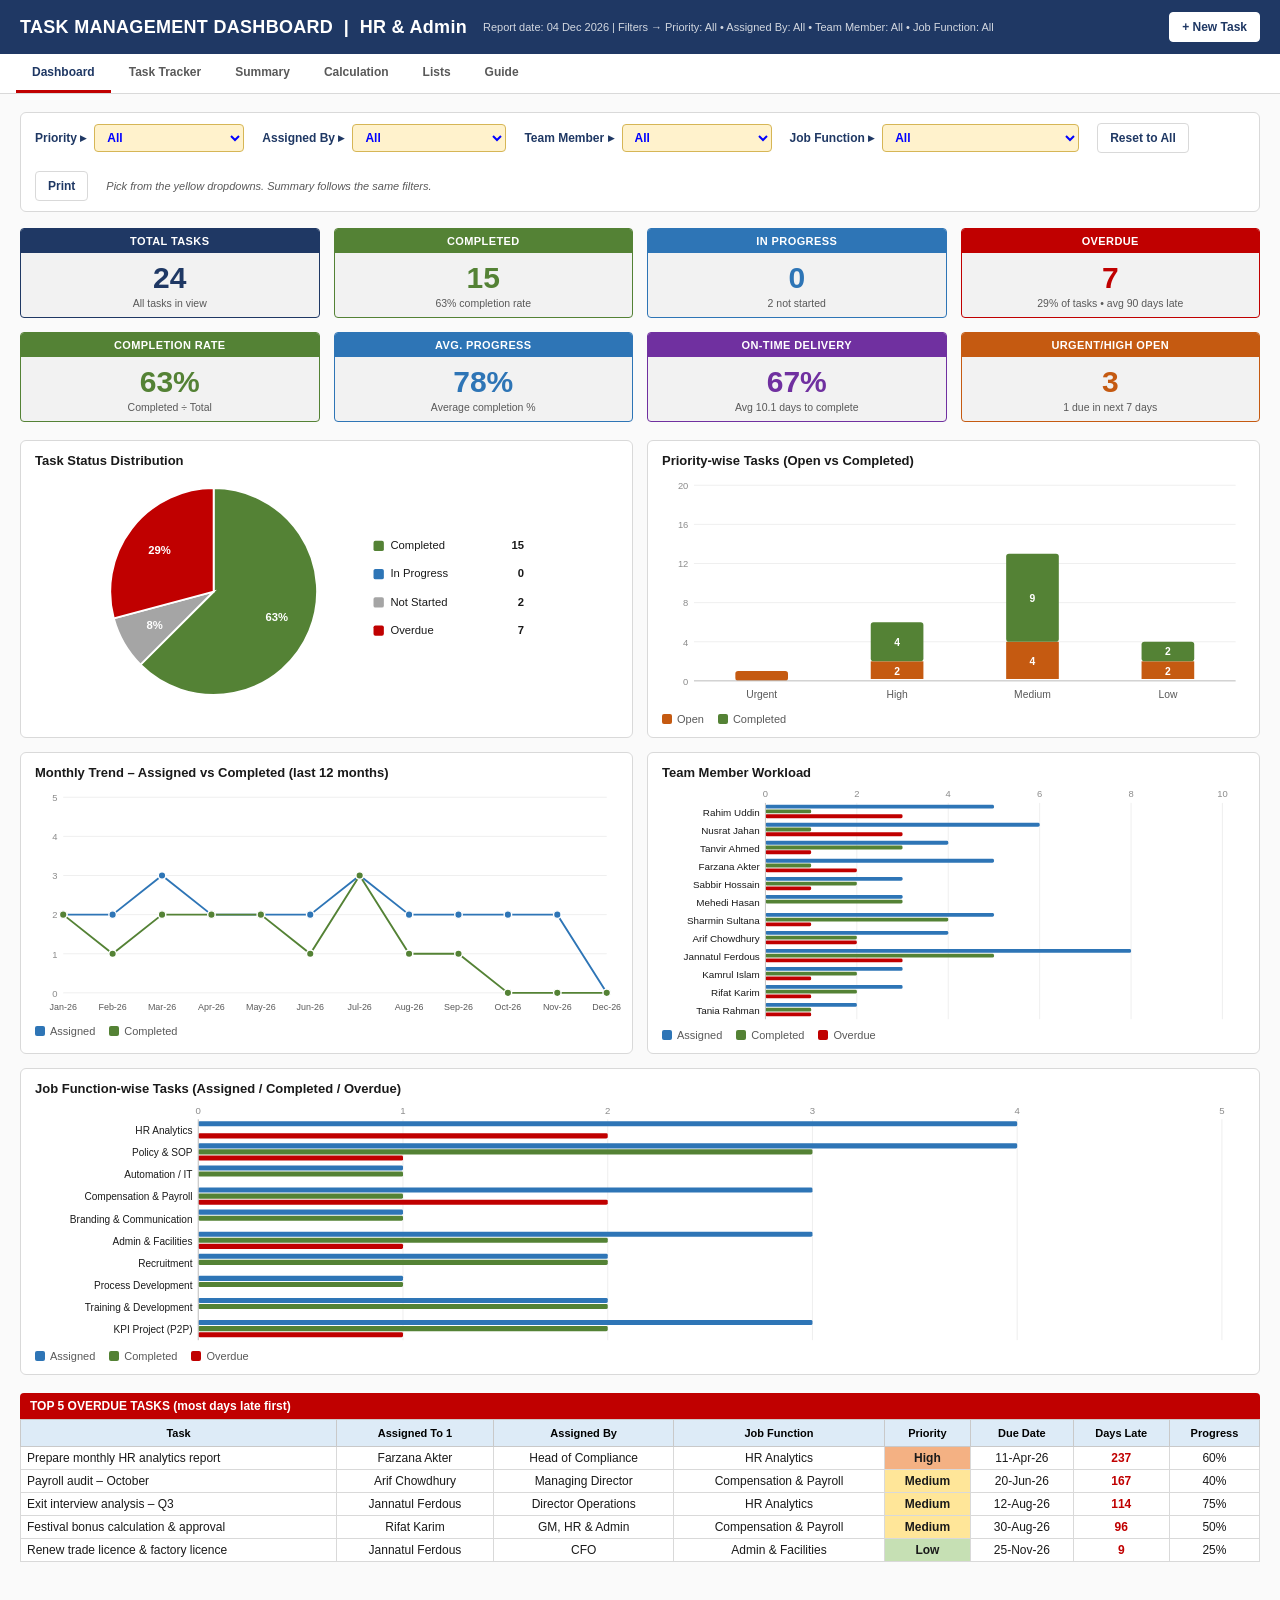
<file: HR_Task_Tracker_Dashboard_1.11.26_1.html>
<!DOCTYPE html>
<html lang="en">
<head>
<meta charset="utf-8">
<meta name="viewport" content="width=device-width, initial-scale=1">
<title>HR Task Tracker &amp; Dashboard</title>
<style>
:root{--navy:#1F3864;--blue:#2E75B6;--green:#548235;--red:#C00000;--orange:#C55A11;--purple:#7030A0;--grey:#F2F2F2;--light:#DDEBF7;--yel:#FFF2CC;--line:#D9D9D9;--ink:#1a1a1a;--ink2:#595959;--ink3:#8c8c8c}
*{box-sizing:border-box}
body{margin:0;font-family:Arial,Helvetica,sans-serif;color:var(--ink);background:#fafafa;font-size:13px}
header{background:var(--navy);color:#fff;padding:12px 20px;display:flex;align-items:center;gap:16px;flex-wrap:wrap}
header h1{font-size:18px;margin:0;font-weight:700;letter-spacing:.3px}
header .sub{font-size:11px;opacity:.8}
nav{display:flex;gap:2px;background:#fff;border-bottom:1px solid var(--line);padding:0 16px;position:sticky;top:0;z-index:20;overflow-x:auto}
nav a{padding:11px 16px;text-decoration:none;color:var(--ink2);font-weight:700;font-size:12px;border-bottom:3px solid transparent;white-space:nowrap}
nav a.on{color:var(--navy);border-bottom-color:var(--c,var(--navy))}
main{padding:18px 20px 40px;max-width:1400px;margin:0 auto}
section{display:none}section.on{display:block}
h2{font-size:15px;color:var(--navy);margin:0 0 4px}
.note{font-size:11px;color:var(--ink2);font-style:italic;margin:0 0 14px}
.bar{display:flex;gap:10px;align-items:center;flex-wrap:wrap;margin-bottom:14px}
.btn{font:inherit;font-size:12px;font-weight:700;border:1px solid var(--line);background:#fff;color:var(--navy);padding:7px 12px;border-radius:4px;cursor:pointer}
.btn:hover{background:var(--light)}.btn.pri{background:var(--navy);color:#fff;border-color:var(--navy)}.btn.danger{color:var(--red)}
.filters{display:flex;gap:18px;flex-wrap:wrap;align-items:center;background:#fff;border:1px solid var(--line);padding:10px 14px;border-radius:6px;margin-bottom:16px}
.filters label{font-weight:700;color:var(--navy);font-size:12px;display:flex;gap:8px;align-items:center}
select,input{font:inherit;font-size:12px}
.filters select{background:var(--yel);border:1px solid #d6b656;padding:5px 8px;border-radius:4px;color:#0000FF;font-weight:700;min-width:150px}
.kpis{display:grid;grid-template-columns:repeat(4,1fr);gap:14px;margin-bottom:18px}
.kpi{background:var(--grey);border:1px solid var(--k);border-radius:4px;overflow:hidden;text-align:center}
.kpi .l{background:var(--k);color:#fff;font-weight:700;font-size:11px;padding:6px;letter-spacing:.4px}
.kpi .v{font-size:30px;font-weight:700;color:var(--k);padding:8px 0 2px;font-variant-numeric:tabular-nums}
.kpi .s{font-size:10.5px;color:var(--ink2);padding:0 6px 8px}
.charts{display:grid;grid-template-columns:1fr 1fr;gap:14px;margin-bottom:18px}
.card{background:#fff;border:1px solid var(--line);border-radius:6px;padding:12px 14px}
.card h3{margin:0 0 6px;font-size:13px;color:var(--ink)}
.legend{display:flex;gap:14px;flex-wrap:wrap;font-size:11px;color:var(--ink2);margin-top:4px}
.legend i{display:inline-block;width:10px;height:10px;border-radius:2px;margin-right:5px;vertical-align:-1px}
svg{display:block;width:100%;height:auto;overflow:visible}
svg text{font-family:Arial,Helvetica,sans-serif}
#tip{position:fixed;pointer-events:none;background:#fff;border:1px solid var(--line);box-shadow:0 4px 14px rgba(0,0,0,.12);border-radius:4px;padding:7px 9px;font-size:11.5px;display:none;z-index:50;min-width:110px}
#tip b{display:block;margin-bottom:3px}#tip .r{display:flex;justify-content:space-between;gap:14px}#tip i{display:inline-block;width:8px;height:8px;border-radius:2px;margin-right:5px}
table{border-collapse:collapse;width:100%;background:#fff}
th{background:var(--navy);color:#fff;font-size:11px;padding:7px 6px;border:1px solid #c9c9c9;text-align:center;position:sticky;top:0;z-index:2}
td{border:1px solid #d9d9d9;padding:4px 6px;font-size:12px;text-align:center;font-variant-numeric:tabular-nums}
td.l{text-align:left}
table.sm th{background:var(--blue)}
.wrap{overflow:auto;max-height:70vh;border:1px solid var(--line);border-radius:4px}
.tt{table-layout:fixed;min-width:1900px}.tt td{padding:0}.tt td input,.tt td select{width:100%;border:0;background:transparent;padding:6px 5px;color:#0000FF;outline:none}
.tt td input:focus,.tt td select:focus{background:#FFFBEA;box-shadow:inset 0 0 0 2px var(--blue)}
.tt td.f{background:var(--grey);color:#000;padding:4px 6px;font-weight:700}
.rd-neg{background:#F8CBAD!important;color:#9C0006!important}.rd-amb{background:#FFE699!important}.rd-done{background:#C6EFCE!important;color:#006100!important}
.p-Urgent{background:#C00000!important;color:#fff!important;font-weight:700}.p-High{background:#F4B183!important;font-weight:700}.p-Medium{background:#FFE699!important;font-weight:700}.p-Low{background:#C6E0B4!important;font-weight:700}
.tt td.p-Urgent select{color:#fff}
.pctcell{position:relative}.pctcell .db{position:absolute;left:0;top:3px;bottom:3px;background:#9DC3E6;opacity:.6;pointer-events:none}
.del{border:0;background:none;color:var(--ink3);cursor:pointer;font-size:14px;padding:4px 8px}.del:hover{color:var(--red)}
.sec{background:var(--navy);color:#fff;font-weight:700;padding:6px 10px;font-size:12px;margin:18px 0 0;border-radius:4px 4px 0 0}
.grid2{display:grid;grid-template-columns:1fr 1fr;gap:18px}
.tot td{font-weight:700;background:var(--grey)}
.cm{font-size:11px;font-style:italic}.bad{color:var(--red);font-weight:700}.good{color:var(--green);font-weight:700}
.minibar{height:10px;background:#E2EFDA;border-radius:2px;position:relative;min-width:60px}.minibar span{position:absolute;left:0;top:0;bottom:0;background:#70AD47;border-radius:2px}
.lists input{border:1px solid var(--line);padding:6px 8px;width:100%;color:#0000FF;border-radius:3px}
.guide td{text-align:left;padding:8px 10px}.guide td:first-child{font-weight:700;color:var(--navy);width:220px}
.guide tr.h td{background:var(--navy);color:#fff}
#toast{position:fixed;bottom:18px;left:50%;transform:translateX(-50%);background:var(--ink);color:#fff;padding:10px 14px;border-radius:5px;font-size:12px;display:none;z-index:60;gap:12px;align-items:center}
#toast button{background:none;border:1px solid #fff;color:#fff;border-radius:3px;padding:3px 8px;cursor:pointer;font:inherit}
.modal{position:fixed;inset:0;background:rgba(0,0,0,.35);display:none;align-items:center;justify-content:center;z-index:70}
.modal .box{background:#fff;border-radius:6px;padding:16px;width:min(720px,92vw)}
.modal textarea{width:100%;height:260px;font-family:Consolas,monospace;font-size:11px}
.empty{padding:30px;text-align:center;color:var(--ink3)}
/* software-style entry */
header .sp{flex:1}
header .btn{background:#fff;color:var(--navy);border-color:#fff}
.seg{display:inline-flex;border:1px solid var(--line);border-radius:4px;overflow:hidden}
.seg button{font:inherit;font-size:12px;font-weight:700;border:0;background:#fff;color:var(--ink2);padding:7px 12px;cursor:pointer;border-right:1px solid var(--line)}
.seg button:last-child{border-right:0}.seg button.on{background:var(--navy);color:#fff}
.tbar select{padding:7px 8px;border:1px solid var(--line);border-radius:4px;background:#fff}
table.list th{cursor:pointer;user-select:none}table.list th.ns{cursor:default}
table.list th .ar{opacity:.7;font-size:9px;margin-left:3px}
table.list tbody tr{cursor:pointer}table.list tbody tr:hover td{background:#F5F9FD}
table.list td{padding:7px 6px}
table.list th:last-child,table.list td:last-child{position:sticky;right:0;background:#fff;box-shadow:-2px 0 4px rgba(0,0,0,.06)}table.list th:last-child{background:var(--navy);z-index:3}table.list tbody tr:hover td:last-child{background:#F5F9FD}
.badge{display:inline-block;padding:3px 8px;border-radius:10px;font-size:10.5px;font-weight:700;white-space:nowrap}
.b-Completed{background:#E2EFDA;color:#375623}.b-InProgress{background:#DDEBF7;color:#1F4E79}.b-NotStarted{background:#EDEDED;color:#404040}.b-Overdue{background:#FBE5E5;color:#9C0006}
.pbar{height:8px;background:#EDEDED;border-radius:4px;overflow:hidden;min-width:60px}.pbar span{display:block;height:100%;background:var(--blue)}
.act{display:flex;gap:2px;justify-content:center}
.act button{border:1px solid transparent;background:none;cursor:pointer;font-size:13px;padding:3px 6px;border-radius:3px;color:var(--ink2)}
.act button:hover{border-color:var(--line);background:#fff}.act .ok:hover{color:var(--green)}.act .rm:hover{color:var(--red)}
.pager{display:flex;gap:8px;align-items:center;justify-content:flex-end;margin-top:8px;font-size:12px;color:var(--ink2)}
.counts{display:flex;gap:8px;flex-wrap:wrap;margin-bottom:12px}
.counts button{font:inherit;font-size:11.5px;border:1px solid var(--line);background:#fff;border-radius:14px;padding:5px 11px;cursor:pointer;color:var(--ink2)}
.counts button.on{border-color:var(--navy);background:var(--navy);color:#fff}
.counts b{margin-left:4px}
/* form drawer */
.drawer{position:fixed;inset:0;background:rgba(15,25,45,.4);display:none;z-index:80;justify-content:flex-end}
.drawer.open{display:flex}
.dpanel{background:#fff;width:min(640px,100vw);height:100%;display:flex;flex-direction:column;box-shadow:-8px 0 24px rgba(0,0,0,.15);animation:slin .18s ease-out}
@keyframes slin{from{transform:translateX(40px);opacity:.4}to{transform:none;opacity:1}}
.dhead{background:var(--navy);color:#fff;padding:14px 18px;display:flex;align-items:center;gap:10px}
.dhead h3{margin:0;font-size:15px;flex:1}.dhead .x{background:none;border:0;color:#fff;font-size:20px;cursor:pointer}
.dbody{padding:16px 18px;overflow:auto;flex:1}
.fgrid{display:grid;grid-template-columns:1fr 1fr;gap:12px 14px}
.fg{display:flex;flex-direction:column;gap:4px}.fg.full{grid-column:1/-1}
.fg label{font-size:11.5px;font-weight:700;color:var(--ink2)}.fg label .rq{color:var(--red)}
.fg input,.fg select,.fg textarea{border:1px solid #c8c8c8;border-radius:4px;padding:8px 9px;font-size:13px;color:var(--ink);background:#fff;font-family:inherit}
.fg input:focus,.fg select:focus,.fg textarea:focus{outline:none;border-color:var(--blue);box-shadow:0 0 0 3px rgba(46,117,182,.15)}
.fg .ro{background:var(--grey);border:1px solid var(--line);border-radius:4px;padding:8px 9px;font-weight:700;min-height:35px}
.fg .err{color:var(--red);font-size:11px;min-height:0}.fg.bad input,.fg.bad select,.fg.bad textarea{border-color:var(--red)}
.fg .hint{font-size:10.5px;color:var(--ink3)}
.prio{display:flex;gap:6px}.prio button{flex:1;font:inherit;font-size:12px;font-weight:700;padding:8px 4px;border:1px solid #c8c8c8;border-radius:4px;background:#fff;cursor:pointer;color:var(--ink2)}
.prio button.on.Urgent{background:#C00000;color:#fff;border-color:#C00000}.prio button.on.High{background:#F4B183;border-color:#C55A11;color:#000}.prio button.on.Medium{background:#FFE699;border-color:#BF8F00;color:#000}.prio button.on.Low{background:#C6E0B4;border-color:#548235;color:#000}
.pctrow{display:flex;gap:10px;align-items:center}.pctrow input[type=range]{flex:1;padding:0;border:0;box-shadow:none}.pctrow input[type=number]{width:80px}
.qp{display:flex;gap:4px;margin-top:4px}.qp button{font:inherit;font-size:10.5px;border:1px solid var(--line);background:#fff;border-radius:3px;padding:2px 7px;cursor:pointer}
.dfoot{border-top:1px solid var(--line);padding:12px 18px;display:flex;gap:8px;align-items:center;background:#fafafa}
.dfoot .meta{flex:1;font-size:10.5px;color:var(--ink3)}
.confirm{position:fixed;inset:0;background:rgba(0,0,0,.35);display:none;align-items:center;justify-content:center;z-index:90}
.confirm .box{background:#fff;border-radius:6px;padding:18px;width:min(420px,92vw)}
.kbd{font-size:10px;border:1px solid #ccc;border-radius:3px;padding:0 4px;color:var(--ink3);margin-left:4px}
.lrow{display:flex;gap:8px;align-items:center;margin:4px 0}.lrow .n{width:22px;color:#8c8c8c}.lrow .x{border:1px solid var(--line);background:#fff;border-radius:3px;width:28px;height:28px;cursor:pointer;color:#C00000;flex:none}.lrow .x:hover{background:#fdeaea}.ladd{margin-top:8px}
@media (max-width:640px){.fgrid{grid-template-columns:1fr}}
@media (max-width:900px){.kpis{grid-template-columns:repeat(2,1fr)}.charts,.grid2{grid-template-columns:1fr}}
@media print{nav,.bar,.filters select,.noprint{display:none!important}body{background:#fff}section{display:none!important}section.print{display:block!important}.wrap{max-height:none;overflow:visible}.card,.kpi{break-inside:avoid}}
</style>
</head>
<body>
<header><h1>TASK MANAGEMENT DASHBOARD &nbsp;|&nbsp; HR &amp; Admin</h1><div class="sub" id="hdrsub"></div><span class="sp"></span><button class="btn noprint" id="hdrNew" title="New task (Alt+N)">+ New Task</button></header>
<nav id="nav">
<a href="#dashboard" data-t="dashboard" style="--c:#C00000">Dashboard</a>
<a href="#tracker" data-t="tracker" style="--c:#2E75B6">Task Tracker</a>
<a href="#summary" data-t="summary" style="--c:#548235">Summary</a>
<a href="#calculation" data-t="calculation" style="--c:#7F7F7F">Calculation</a>
<a href="#lists" data-t="lists" style="--c:#BF8F00">Lists</a>
<a href="#guide" data-t="guide" style="--c:#1F3864">Guide</a>
</nav>
<main>
<!-- DASHBOARD -->
<section id="s-dashboard">
<div class="filters">
<label>Priority ▸ <select id="fPri"></select></label>
<label>Assigned By ▸ <select id="fBy"></select></label>
<label>Team Member ▸ <select id="fMem"></select></label>
<label>Job Function ▸ <select id="fFn"></select></label>
<button class="btn noprint" id="fReset">Reset to All</button>
<button class="btn noprint" onclick="doPrint('dashboard')">Print</button>
<span class="note" style="margin:0">Pick from the yellow dropdowns. Summary follows the same filters.</span>
</div>
<div class="kpis" id="kpis"></div>
<div class="charts">
<div class="card"><h3>Task Status Distribution</h3><div id="chPie"></div></div>
<div class="card"><h3>Priority-wise Tasks (Open vs Completed)</h3><div id="chPri"></div></div>
<div class="card"><h3>Monthly Trend – Assigned vs Completed (last 12 months)</h3><div id="chLine"></div></div>
<div class="card"><h3>Team Member Workload</h3><div id="chTeam"></div></div>
<div class="card" style="grid-column:1/-1"><h3>Job Function-wise Tasks (Assigned / Completed / Overdue)</h3><div id="chFn"></div></div>
</div>
<div class="sec" style="background:#C00000">TOP 5 OVERDUE TASKS (most days late first)</div>
<div id="top5"></div>
</section>

<!-- TRACKER -->
<section id="s-tracker">
<h2>Task Tracker</h2>
<p class="note">Click <b>+ New Task</b> to enter a task in the form. Click any row to open and edit it. ✓ marks a task complete. Everything saves automatically and updates the Dashboard, Summary and Calculation.</p>
<div class="bar tbar">
<button class="btn pri" id="addRow">+ New Task <span class="kbd" style="color:#cfd8e6;border-color:#6d7fa3">Alt+N</span></button>
<input id="search" placeholder="Search task, person, remarks…" style="padding:7px 10px;border:1px solid var(--line);border-radius:4px;min-width:230px">
<select id="lfPri"><option value="">All priorities</option><option>Urgent</option><option>High</option><option>Medium</option><option>Low</option></select>
<select id="lfMem"></select>
<select id="lfFn"></select>
<span style="flex:1"></span>
<div class="seg" id="viewSeg"><button data-v="list" class="on">List View</button><button data-v="sheet">Sheet View</button></div>
<button class="btn" id="expCsv">Export CSV</button>
<label class="btn">Import CSV<input type="file" id="impCsv" accept=".csv,text/csv" hidden></label>
<button class="btn" id="expJson">Backup</button>
<label class="btn">Restore<input type="file" id="impJson" accept=".json,application/json" hidden></label>
</div>
<div class="counts" id="counts"></div>
<div id="listView"><div class="wrap"><table class="list" id="lt"><thead></thead><tbody></tbody></table></div><div class="pager" id="pager"></div></div>
<div id="sheetView" style="display:none">
<p class="note" style="margin:0 0 8px">Sheet View: fast bulk editing, like Excel. Type straight into the cells.</p>
<div class="wrap"><table class="tt" id="tt"><thead><tr>
<th style="width:42px">SL.</th><th style="width:300px">Task</th><th style="width:135px">Assigned Date</th><th style="width:170px">Assigned By</th><th style="width:170px">Job Function</th><th style="width:135px">Tentative Date to Complete</th><th style="width:80px">Remaining Days</th><th style="width:135px">Completion Date</th><th style="width:150px">Assigned To 1</th><th style="width:150px">Assigned To 2</th><th style="width:150px">Assigned To 3</th><th style="width:105px">Priority Setting</th><th style="width:90px">Completion Percentage</th><th style="width:190px">Remarks</th><th class="noprint" style="width:34px"></th>
</tr></thead><tbody></tbody></table></div>
</div>
<datalist id="dlMem"></datalist><datalist id="dlBy"></datalist><datalist id="dlFn"></datalist>
</section>

<!-- SUMMARY -->
<section id="s-summary">
<div class="bar"><h2 style="margin:0">Executive Summary – Task Status</h2><span style="flex:1"></span><button class="btn" onclick="doPrint('summary')">Print</button></div>
<p class="note" id="sumNote"></p>
<div id="sumBody"></div>
</section>

<!-- CALCULATION -->
<section id="s-calculation">
<h2>Calculation Engine</h2>
<p class="note">Read-only. Left: row-by-row helpers for every task. Right/below: settings and summary tables that feed the Summary and Dashboard.</p>
<div id="calcBody"></div>
</section>

<!-- LISTS -->
<section id="s-lists">
<h2>Lists (Master Data) &amp; Settings</h2>
<p class="note">Edit names here; they fill the dropdowns in Assigned By / Assigned To 1-2-3 / Job Function and drive the charts. Click <b>+ Add</b> to add as many entries as you need; ✕ removes one (existing tasks keep their value).</p>
<div class="grid2 lists">
<div>
<div class="card"><h3>Team Members <span id="nMem" style="color:#8c8c8c;font-weight:400"></span></h3><div id="lMem"></div><button class="btn ladd" data-add="members">+ Add Team Member</button></div>
<div class="card" style="margin-top:14px"><h3>Job Functions <span id="nFn" style="color:#8c8c8c;font-weight:400"></span></h3><div id="lFn"></div><button class="btn ladd" data-add="functions">+ Add Job Function</button></div>
</div>
<div>
<div class="card"><h3>Assigned By <span id="nBy" style="color:#8c8c8c;font-weight:400"></span></h3><div id="lBy"></div><button class="btn ladd" data-add="assigners">+ Add Assigned By</button></div>
<div class="card" style="margin-top:14px"><h3>Priority</h3><div>Urgent · High · Medium · Low (fixed)</div></div>
<div class="card" style="margin-top:14px"><h3>Report Date</h3>
<p class="note">Leave blank to use today's date. Set a fixed date to freeze a month-end report.</p>
<input type="date" id="repDate" style="max-width:200px"> <button class="btn" id="repClear">Use Today</button></div>
<div class="card" style="margin-top:14px"><h3>Data</h3>
<div class="bar" style="margin:0"><button class="btn" id="loadSample">Load Sample Data</button><button class="btn danger" id="clearAll">Clear All Tasks</button></div>
<p class="note" id="clearMsg" style="margin:8px 0 0"></p></div>
</div></div>
</section>

<!-- GUIDE -->
<section id="s-guide">
<h2>How to Use This Tracker</h2>
<table class="guide" style="max-width:1000px;margin-top:10px"><tbody>
<tr><td>STEP 1</td><td>Update team members, Assigned-By names and Job Functions in the <b>Lists</b> tab. Use <b>+ Add</b> to add more entries to any list.</td></tr>
<tr><td>STEP 2</td><td>Click <b>+ New Task</b> (top-right, or Alt+N) and fill in the form. Click any row in <b>Task Tracker</b> to edit it; ✓ marks it complete; 🗑 deletes it. Use <b>Sheet View</b> for Excel-style bulk editing. The 24 sample rows are illustrative. Clear them from the Lists tab, or overwrite them.</td></tr>
<tr><td>STEP 3</td><td>Open <b>Dashboard</b> and use the yellow dropdowns (Priority / Assigned By / Team Member / Job Function) to filter. <b>Summary</b> follows the same filters.</td></tr>
<tr><td>SAVING</td><td>Data saves automatically in this browser on this computer. Use <b>Backup (JSON)</b> regularly and <b>Restore Backup</b> to move data to another computer or browser. <b>Export CSV</b> opens in Excel.</td></tr>
<tr class="h"><td>COLOUR LEGEND</td><td></td></tr>
<tr><td style="color:#0000FF">Blue text</td><td>Input cells. Type here.</td></tr>
<tr><td style="background:#F2F2F2">Grey cells</td><td>Calculated. SL. and Remaining Days.</td></tr>
<tr><td style="background:#FFF2CC">Yellow</td><td>Dashboard filter dropdowns.</td></tr>
<tr class="h"><td>BUSINESS RULES</td><td></td></tr>
<tr><td>Due Date</td><td>Same as Tentative Date to Complete.</td></tr>
<tr><td>Remaining Days</td><td>Tentative Date to Complete − Report Date. Negative (red) = days overdue; 0–3 amber; “Done” when completed.</td></tr>
<tr><td>Completed</td><td>A task is Completed when a Completion Date is entered OR Completion Percentage = 100%.</td></tr>
<tr><td>Overdue</td><td>Not completed and the Report Date is past the Due Date.</td></tr>
<tr><td>Not Started / In Progress</td><td>Not overdue and Completion % = 0 → Not Started; otherwise In Progress.</td></tr>
<tr><td>On-Time Delivery</td><td>Completed tasks whose Completion Date ≤ Due Date, divided by completed tasks that have a Completion Date.</td></tr>
<tr><td>Job Function</td><td>Type of work the task belongs to (e.g. HR Analytics, Recruitment). Drives the Job Function chart and summary table.</td></tr>
<tr><td>Team workload</td><td>A task counts once for each person named in Assigned To 1, 2 or 3.</td></tr>
<tr><td>Trend chart</td><td>Rolling 12 months ending in the Report Date month.</td></tr>
</tbody></table>
</section>
</main>
<div class="drawer" id="drawer"><div class="dpanel" role="dialog" aria-modal="true" aria-labelledby="fTitle">
<div class="dhead"><h3 id="fTitle">New Task</h3><span id="fStatus"></span><button class="x" id="fX" title="Close (Esc)">×</button></div>
<form class="dbody" id="tform" novalidate autocomplete="off">
<div class="fgrid">
<div class="fg full" data-for="task"><label>Task <span class="rq">*</span></label><textarea id="f_task" rows="2" maxlength="300" placeholder="Describe the task…"></textarea><div class="err"></div></div>
<div class="fg" data-for="ad"><label>Assigned Date <span class="rq">*</span></label><input type="date" id="f_ad"><div class="err"></div></div>
<div class="fg" data-for="by"><label>Assigned By <span class="rq">*</span></label><select id="f_by"></select><div class="err"></div></div>
<div class="fg" data-for="due"><label>Tentative Date to Complete <span class="rq">*</span></label><input type="date" id="f_due"><div class="qp" id="qpDue"><button type="button" data-d="3">+3 days</button><button type="button" data-d="7">+7</button><button type="button" data-d="15">+15</button><button type="button" data-d="30">+30</button></div><div class="err"></div></div>
<div class="fg"><label>Remaining Days</label><div class="ro" id="f_rem">–</div><div class="hint">Calculated automatically</div></div>
<div class="fg" data-for="a1"><label>Assigned To 1 <span class="rq">*</span></label><select id="f_a1"></select><div class="err"></div></div>
<div class="fg" data-for="a2"><label>Assigned To 2</label><select id="f_a2"></select><div class="err"></div></div>
<div class="fg" data-for="a3"><label>Assigned To 3</label><select id="f_a3"></select><div class="err"></div></div>
<div class="fg" data-for="fn"><label>Job Function</label><select id="f_fn"></select><div class="hint">Options come from the Lists tab.</div><div class="err"></div></div>
<div class="fg full" data-for="pr"><label>Priority Setting <span class="rq">*</span></label><div class="prio" id="f_pr"><button type="button" class="Urgent">Urgent</button><button type="button" class="High">High</button><button type="button" class="Medium">Medium</button><button type="button" class="Low">Low</button></div><div class="err"></div></div>
<div class="fg" data-for="pct"><label>Completion Percentage</label><div class="pctrow"><input type="range" id="f_pctR" min="0" max="100" step="5"><input type="number" id="f_pct" min="0" max="100"></div><div class="qp" id="qpPct"><button type="button" data-p="0">0%</button><button type="button" data-p="25">25%</button><button type="button" data-p="50">50%</button><button type="button" data-p="75">75%</button><button type="button" data-p="100">100%</button></div><div class="err"></div></div>
<div class="fg" data-for="cd"><label>Completion Date</label><input type="date" id="f_cd"><div class="hint" id="cdHint">Entering a date marks the task Completed (100%).</div><div class="err"></div></div>
<div class="fg full"><label>Remarks</label><textarea id="f_rem2" rows="2" maxlength="300" placeholder="Optional notes…"></textarea></div>
</div>
<button type="submit" hidden></button>
</form>
<div class="dfoot"><div class="meta" id="fMeta"></div>
<button class="btn danger" id="fDel" type="button">Delete</button>
<button class="btn" id="fCancel" type="button">Cancel</button>
<button class="btn" id="fSaveNew" type="button">Save &amp; New</button>
<button class="btn pri" id="fSave" type="button">Save <span class="kbd" style="color:#cfd8e6;border-color:#6d7fa3">Ctrl+Enter</span></button></div>
</div></div>
<div class="confirm" id="confirm"><div class="box"><h3 id="cTitle" style="margin:0 0 8px;font-size:15px"></h3><p id="cMsg" style="margin:0 0 14px;color:#595959"></p><div class="bar" style="margin:0;justify-content:flex-end"><button class="btn" id="cNo">Cancel</button><button class="btn pri" id="cYes" style="background:#C00000;border-color:#C00000">Delete</button></div></div></div>
<div id="tip"></div>
<div id="toast"><span id="toastMsg"></span><button id="toastBtn">Undo</button></div>
<div class="modal" id="modal"><div class="box"><h3 id="mTitle" style="margin:0 0 6px"></h3><p class="note" id="mNote"></p><textarea id="mText" readonly></textarea><div class="bar" style="margin:10px 0 0;justify-content:flex-end"><button class="btn pri" id="mCopy">Copy</button><button class="btn" id="mClose">Close</button></div></div></div>

<script>
const SAMPLE=[{"task": "Finalize Q4 KPI scorecards for all departments", "ad": "2026-01-07", "by": "Managing Director", "fn": "KPI Project (P2P)", "due": "2026-01-14", "cd": "2026-01-15", "a1": "Sharmin Sultana", "a2": "", "a3": "", "pr": "Medium", "pct": 100, "rem": "Closed with delay"}, {"task": "ISO 9001 internal audit preparation", "ad": "2026-01-22", "by": "Head of Compliance", "fn": "Policy & SOP", "due": "2026-01-27", "cd": "2026-01-24", "a1": "Jannatul Ferdous", "a2": "", "a3": "", "pr": "Medium", "pct": 100, "rem": "Closed"}, {"task": "Annual salary increment matrix review", "ad": "2026-02-02", "by": "CFO", "fn": "Compensation & Payroll", "due": "2026-02-07", "cd": "2026-02-03", "a1": "Jannatul Ferdous", "a2": "", "a3": "", "pr": "High", "pct": 100, "rem": "Closed"}, {"task": "Recruit Sr. Merchandiser (2 positions)", "ad": "2026-02-18", "by": "GM, HR & Admin", "fn": "Recruitment", "due": "2026-03-05", "cd": "2026-03-05", "a1": "Sharmin Sultana", "a2": "", "a3": "", "pr": "Medium", "pct": 100, "rem": "Closed"}, {"task": "Update HR policy manual – leave section", "ad": "2026-03-03", "by": "GM, HR & Admin", "fn": "Policy & SOP", "due": "2026-03-10", "cd": "2026-03-07", "a1": "Jannatul Ferdous", "a2": "Nusrat Jahan", "a3": "", "pr": "Medium", "pct": 100, "rem": "Closed"}, {"task": "Conduct psychometric assessment for new hires", "ad": "2026-03-17", "by": "Managing Director", "fn": "Recruitment", "due": "2026-04-01", "cd": "2026-04-06", "a1": "Rifat Karim", "a2": "", "a3": "", "pr": "Medium", "pct": 100, "rem": "Closed with delay"}, {"task": "Prepare monthly HR analytics report", "ad": "2026-03-27", "by": "Head of Compliance", "fn": "HR Analytics", "due": "2026-04-11", "cd": "", "a1": "Farzana Akter", "a2": "Arif Chowdhury", "a3": "Jannatul Ferdous", "pr": "High", "pct": 60, "rem": "Follow-up required"}, {"task": "Fire safety drill & compliance documentation", "ad": "2026-04-13", "by": "GM, HR & Admin", "fn": "Admin & Facilities", "due": "2026-04-27", "cd": "2026-04-24", "a1": "Mehedi Hasan", "a2": "Sabbir Hossain", "a3": "", "pr": "Low", "pct": 100, "rem": "Closed"}, {"task": "Revise job descriptions – Production dept.", "ad": "2026-04-27", "by": "CFO", "fn": "Process Development", "due": "2026-05-07", "cd": "2026-05-04", "a1": "Jannatul Ferdous", "a2": "Arif Chowdhury", "a3": "Mehedi Hasan", "pr": "High", "pct": 100, "rem": "Closed"}, {"task": "Onboarding program for management trainees", "ad": "2026-05-06", "by": "Head of Compliance", "fn": "Training & Development", "due": "2026-05-21", "cd": "2026-05-17", "a1": "Sharmin Sultana", "a2": "Tanvir Ahmed", "a3": "", "pr": "Medium", "pct": 100, "rem": "Closed"}, {"task": "Employee engagement survey rollout", "ad": "2026-05-25", "by": "Director Operations", "fn": "Branding & Communication", "due": "2026-05-30", "cd": "2026-06-04", "a1": "Jannatul Ferdous", "a2": "Kamrul Islam", "a3": "", "pr": "Low", "pct": 100, "rem": "Closed with delay"}, {"task": "Payroll audit – October", "ad": "2026-06-05", "by": "Managing Director", "fn": "Compensation & Payroll", "due": "2026-06-20", "cd": "", "a1": "Arif Chowdhury", "a2": "Nusrat Jahan", "a3": "", "pr": "Medium", "pct": 40, "rem": "Follow-up required"}, {"task": "Training needs analysis 2027", "ad": "2026-06-16", "by": "Head of Compliance", "fn": "Training & Development", "due": "2026-07-07", "cd": "2026-07-13", "a1": "Tania Rahman", "a2": "Sabbir Hossain", "a3": "Kamrul Islam", "pr": "High", "pct": 100, "rem": "Closed with delay"}, {"task": "Buyer social compliance audit readiness", "ad": "2026-07-01", "by": "Managing Director", "fn": "Policy & SOP", "due": "2026-07-06", "cd": "2026-07-05", "a1": "Arif Chowdhury", "a2": "", "a3": "", "pr": "Medium", "pct": 100, "rem": "Closed"}, {"task": "Update employee database in HRIS", "ad": "2026-07-19", "by": "Managing Director", "fn": "Automation / IT", "due": "2026-07-29", "cd": "2026-07-27", "a1": "Tanvir Ahmed", "a2": "Farzana Akter", "a3": "Sharmin Sultana", "pr": "Medium", "pct": 100, "rem": "Closed"}, {"task": "Exit interview analysis – Q3", "ad": "2026-07-29", "by": "Director Operations", "fn": "HR Analytics", "due": "2026-08-12", "cd": "", "a1": "Jannatul Ferdous", "a2": "Sabbir Hossain", "a3": "Tanvir Ahmed", "pr": "Medium", "pct": 75, "rem": "Follow-up required"}, {"task": "Design competency framework for supervisors", "ad": "2026-08-14", "by": "Managing Director", "fn": "KPI Project (P2P)", "due": "2026-08-28", "cd": "2026-08-26", "a1": "Mehedi Hasan", "a2": "Rifat Karim", "a3": "", "pr": "High", "pct": 100, "rem": "Closed"}, {"task": "Festival bonus calculation & approval", "ad": "2026-08-23", "by": "GM, HR & Admin", "fn": "Compensation & Payroll", "due": "2026-08-30", "cd": "", "a1": "Rifat Karim", "a2": "Farzana Akter", "a3": "Rahim Uddin", "pr": "Medium", "pct": 50, "rem": "Follow-up required"}, {"task": "Workers' welfare committee meeting minutes", "ad": "2026-09-07", "by": "CFO", "fn": "Admin & Facilities", "due": "2026-09-17", "cd": "2026-09-18", "a1": "Rahim Uddin", "a2": "Tanvir Ahmed", "a3": "", "pr": "Medium", "pct": 100, "rem": "Closed with delay"}, {"task": "Renew trade licence & factory licence", "ad": "2026-09-19", "by": "CFO", "fn": "Admin & Facilities", "due": "2026-11-25", "cd": "", "a1": "Jannatul Ferdous", "a2": "Kamrul Islam", "a3": "Rahim Uddin", "pr": "Low", "pct": 25, "rem": "On track"}, {"task": "Performance appraisal calibration meeting", "ad": "2026-10-05", "by": "Head of Compliance", "fn": "KPI Project (P2P)", "due": "2026-12-01", "cd": "", "a1": "Sharmin Sultana", "a2": "Tania Rahman", "a3": "Nusrat Jahan", "pr": "Low", "pct": 90, "rem": "On track"}, {"task": "Prepare 2027 manpower budget", "ad": "2026-10-15", "by": "Director Operations", "fn": "HR Analytics", "due": "2026-12-07", "cd": "", "a1": "Nusrat Jahan", "a2": "Farzana Akter", "a3": "", "pr": "Urgent", "pct": 0, "rem": "On track"}, {"task": "Grievance handling procedure refresh", "ad": "2026-11-02", "by": "Managing Director", "fn": "Policy & SOP", "due": "2026-11-28", "cd": "", "a1": "Nusrat Jahan", "a2": "Rahim Uddin", "a3": "", "pr": "Medium", "pct": 30, "rem": "On track"}, {"task": "Absenteeism trend analysis – sewing floor", "ad": "2026-11-13", "by": "Director Operations", "fn": "HR Analytics", "due": "2026-12-12", "cd": "", "a1": "Rahim Uddin", "a2": "Nusrat Jahan", "a3": "Farzana Akter", "pr": "High", "pct": 0, "rem": "On track"}];
const DEF_MEM=["Rahim Uddin","Nusrat Jahan","Tanvir Ahmed","Farzana Akter","Sabbir Hossain","Mehedi Hasan","Sharmin Sultana","Arif Chowdhury","Jannatul Ferdous","Kamrul Islam","Rifat Karim","Tania Rahman"];
const DEF_BY=["Managing Director","GM, HR & Admin","Director Operations","Head of Compliance","CFO","","",""];
const DEF_FN=["HR Analytics","Policy & SOP","Automation / IT","Compensation & Payroll","Branding & Communication","Admin & Facilities","Recruitment","Process Development","Training & Development","KPI Project (P2P)"];
const PRIOS=["Urgent","High","Medium","Low"];
const STATUSES=["Completed","In Progress","Not Started","Overdue"];
const SCOL={"Completed":"#548235","In Progress":"#2E75B6","Not Started":"#A5A5A5","Overdue":"#C00000"};
const KEY="hrTaskTracker.v1";
let S=load();
let F={pri:"All",by:"All",mem:"All",fn:"All"};
let C=null; // computed

function uid(){uid.n=(uid.n||0)+1;return Date.now().toString(36)+uid.n.toString(36)+Math.random().toString(36).slice(2,5)}
function nowStamp(){const d=new Date();return d.toISOString()}
function blank(){return {id:uid(),task:"",ad:"",by:"",fn:"",due:"",cd:"",a1:"",a2:"",a3:"",pr:"",pct:0,rem:"",created:"",updated:""}}
function norm(t){const o={...blank(),...t,id:t.id||uid()};if(o.pr==="Critical")o.pr="Urgent";return o}
function load(){
  try{const j=JSON.parse(localStorage.getItem(KEY));if(j&&Array.isArray(j.tasks)){j.tasks=j.tasks.map(norm);if(!Array.isArray(j.functions))j.functions=[...DEF_FN];if(!Array.isArray(j.members))j.members=[...DEF_MEM];if(!Array.isArray(j.assigners))j.assigners=[...DEF_BY];return j}}catch(e){}
  return {tasks:SAMPLE.map(norm),members:[...DEF_MEM],assigners:[...DEF_BY],functions:[...DEF_FN],reportDate:""};
}
function save(){try{localStorage.setItem(KEY,JSON.stringify(S))}catch(e){}}

// ---------- date helpers ----------
const MS=864e5;
function dn(s){if(!s)return null;const m=/^(\d{4})-(\d{2})-(\d{2})$/.exec(s);if(!m)return null;return Date.UTC(+m[1],m[2]-1,+m[3])/MS}
function todayStr(){const d=new Date();return d.getFullYear()+"-"+String(d.getMonth()+1).padStart(2,"0")+"-"+String(d.getDate()).padStart(2,"0")}
const MON=["Jan","Feb","Mar","Apr","May","Jun","Jul","Aug","Sep","Oct","Nov","Dec"];
function fmtD(s){const n=dn(s);if(n==null)return"";const d=new Date(n*MS);return String(d.getUTCDate()).padStart(2,"0")+"-"+MON[d.getUTCMonth()]+"-"+String(d.getUTCFullYear()).slice(2)}
function fmtLong(s){const n=dn(s);if(n==null)return"";const d=new Date(n*MS);return String(d.getUTCDate()).padStart(2,"0")+" "+MON[d.getUTCMonth()]+" "+d.getUTCFullYear()}
function mKey(s){return s?s.slice(0,7):""}
function mLabel(k){const [y,m]=k.split("-");return MON[+m-1]+"-"+y.slice(2)}
const pc=(x,d=0)=>(x*100).toFixed(d)+"%";
const esc=s=>String(s??"").replace(/[&<>"]/g,c=>({"&":"&amp;","<":"&lt;",">":"&gt;",'"':"&quot;"}[c]));

// ---------- calculation engine (mirrors the Excel Calculation sheet) ----------
function compute(){
  const rdS=S.reportDate||todayStr(), rd=dn(rdS);
  const rows=S.tasks.map((t,i)=>{
    const valid=t.task.trim()!=="";
    const due=dn(t.due), cdn=dn(t.cd), pct=Math.max(0,Math.min(100,+t.pct||0));
    const done=valid&&(cdn!=null||pct>=100);
    let status="";
    if(valid){status=done?"Completed":(due!=null&&rd>due)?"Overdue":pct===0?"Not Started":"In Progress"}
    const overdue=status==="Overdue"?rd-due:0;
    const onTime=(done&&cdn!=null&&due!=null)?(cdn<=due?1:0):"";
    const inF=valid&&(F.pri==="All"||t.pr===F.pri)&&(F.by==="All"||t.by===F.by)&&(F.mem==="All"||[t.a1,t.a2,t.a3].includes(F.mem))&&(F.fn==="All"||t.fn===F.fn);
    const ad=dn(t.ad);
    return {i,t,valid,due,done,status,overdue,onTime,inF:inF?1:0,am:valid?mKey(t.ad):"",cm:valid?mKey(t.cd):"",cp:valid?(done?100:pct):0,
      actual:(cdn!=null&&ad!=null)?cdn-ad:"",remain:!valid?"":done?"Done":due!=null?due-rd:""};
  });
  const R=rows.filter(r=>r.inF);
  const total=R.length, completed=R.filter(r=>r.done).length;
  const cnt=s=>R.filter(r=>r.status===s).length;
  const ot1=R.filter(r=>r.onTime===1).length, ot0=R.filter(r=>r.onTime===0).length;
  const od=R.filter(r=>r.status==="Overdue");
  const comp=R.filter(r=>r.done&&r.actual!=="");
  const K={total,completed,inprog:cnt("In Progress"),notst:cnt("Not Started"),overdue:cnt("Overdue"),
    rate:total?completed/total:0,avg:total?R.reduce((a,r)=>a+r.cp,0)/total/100:0,ontime:(ot1+ot0)?ot1/(ot1+ot0):0,
    crit:R.filter(r=>!r.done&&(r.t.pr==="Urgent"||r.t.pr==="High")).length,
    due7:R.filter(r=>!r.done&&r.due!=null&&r.due>=rd&&r.due<=rd+7).length,
    avgOd:od.length?od.reduce((a,r)=>a+r.overdue,0)/od.length:0,
    avgDays:comp.length?comp.reduce((a,r)=>a+r.actual,0)/comp.length:0};
  K.odRate=total?K.overdue/total:0;
  const status=STATUSES.map(s=>({s,n:cnt(s)}));
  const prio=PRIOS.map(p=>{const o=R.filter(r=>r.t.pr===p&&!r.done).length,c=R.filter(r=>r.t.pr===p&&r.done).length;return {p,open:o,comp:c,total:o+c,
    by:Object.fromEntries(STATUSES.map(s=>[s,R.filter(r=>r.t.pr===p&&r.status===s).length]))}});
  const d=new Date(rd*MS);const months=[];
  for(let k=11;k>=0;k--){const x=new Date(Date.UTC(d.getUTCFullYear(),d.getUTCMonth()-k,1));months.push(x.getUTCFullYear()+"-"+String(x.getUTCMonth()+1).padStart(2,"0"))}
  const trend=months.map(m=>({m,a:R.filter(r=>r.am===m).length,c:R.filter(r=>r.cm===m).length}));
  const team=S.members.map(n=>{if(!n)return {n:"",a:0,c:0,o:0,od:0,rate:0,avg:0};
    const mine=R.filter(r=>[r.t.a1,r.t.a2,r.t.a3].includes(n));
    // a person named twice on one task counts per slot, as COUNTIFS does in Excel
    const slots=r=>[r.t.a1,r.t.a2,r.t.a3].filter(x=>x===n).length;
    const a=mine.reduce((s,r)=>s+slots(r),0),c=mine.filter(r=>r.done).reduce((s,r)=>s+slots(r),0),od=mine.filter(r=>r.status==="Overdue").reduce((s,r)=>s+slots(r),0);
    const avg=a?mine.reduce((s,r)=>s+r.cp*slots(r),0)/a/100:0;
    return {n,a,c,o:a-c,od,rate:a?c/a:0,avg}});
  const byT=S.assigners.map(n=>n?{n,t:R.filter(r=>r.t.by===n).length,c:R.filter(r=>r.t.by===n&&r.done).length,od:R.filter(r=>r.t.by===n&&r.status==="Overdue").length}:{n:"",t:0,c:0,od:0});
  const fnNames=S.functions.filter(Boolean);
  const byFn=fnNames.map(n=>{const m=R.filter(r=>r.t.fn===n);const c=m.filter(r=>r.done).length;return {n,a:m.length,c,o:m.length-c,od:m.filter(r=>r.status==="Overdue").length,rate:m.length?c/m.length:0}});
  const unc=R.filter(r=>!fnNames.includes(r.t.fn));if(unc.length){const c=unc.filter(r=>r.done).length;byFn.push({n:"(Not set / other)",a:unc.length,c,o:unc.length-c,od:unc.filter(r=>r.status==="Overdue").length,rate:c/unc.length})}
  const top=od.slice().sort((a,b)=>b.overdue-a.overdue||a.i-b.i);
  C={rdS,rd,rows,K,status,prio,trend,team,byT,byFn,top,months};
}

// ---------- tooltip ----------
const tip=document.getElementById("tip");
function showTip(e,html){tip.innerHTML=html;tip.style.display="block";const w=tip.offsetWidth,h=tip.offsetHeight;let x=e.clientX+14,y=e.clientY+14;if(x+w>innerWidth-8)x=e.clientX-w-14;if(y+h>innerHeight-8)y=e.clientY-h-14;tip.style.left=x+"px";tip.style.top=y+"px"}
function hideTip(){tip.style.display="none"}
function bindTips(el){el.querySelectorAll("[data-tip]").forEach(n=>{n.addEventListener("mousemove",e=>showTip(e,n.getAttribute("data-tip")));n.addEventListener("mouseleave",hideTip)})}
const row=(c,l,v)=>`<div class="r"><span><i style="background:${c}"></i>${l}</span><b style="margin:0">${v}</b></div>`;

// ---------- charts ----------
function pie(){
  const el=document.getElementById("chPie"),data=C.status,tot=data.reduce((a,d)=>a+d.n,0);
  if(!tot){el.innerHTML='<div class="empty">No tasks in this view</div>';return}
  const W=620,H=250,cx=190,cy=125,r=110;let a0=-Math.PI/2,s="";
  data.forEach(d=>{if(!d.n)return;const a1=a0+d.n/tot*2*Math.PI,large=a1-a0>Math.PI?1:0;
    const p=d.n===tot?`M${cx} ${cy-r}A${r} ${r} 0 1 1 ${cx-0.01} ${cy-r}Z`:`M${cx} ${cy}L${cx+r*Math.cos(a0)} ${cy+r*Math.sin(a0)}A${r} ${r} 0 ${large} 1 ${cx+r*Math.cos(a1)} ${cy+r*Math.sin(a1)}Z`;
    const am=(a0+a1)/2,lx=cx+r*.66*Math.cos(am),ly=cy+r*.66*Math.sin(am);
    s+=`<path d="${p}" fill="${SCOL[d.s]}" stroke="#fff" stroke-width="2" data-tip="${esc(`<b>${d.s}</b>${row(SCOL[d.s],"Tasks",d.n)}${row(SCOL[d.s],"Share",pc(d.n/tot,1))}`)}" style="cursor:pointer"/>`;
    if(d.n/tot>=.05)s+=`<text x="${lx}" y="${ly+4}" text-anchor="middle" font-size="12" font-weight="700" fill="#fff" pointer-events="none">${pc(d.n/tot)}</text>`;
    a0=a1});
  let lg="";data.forEach((d,k)=>{const y=80+k*30;lg+=`<rect x="360" y="${y-9}" width="11" height="11" rx="2" fill="${SCOL[d.s]}"/><text x="378" y="${y}" font-size="12" fill="#1a1a1a">${d.s}</text><text x="520" y="${y}" font-size="12" text-anchor="end" font-weight="700" fill="#1a1a1a">${d.n}</text>`});
  el.innerHTML=`<svg viewBox="0 0 ${W} ${H}">${s}${lg}</svg>`;bindTips(el);
}
function axisMax(v){if(v<=5)return 5;const p=Math.pow(10,Math.floor(Math.log10(v))),n=v/p;return (n<=1?1:n<=2?2:n<=5?5:10)*p}
function priBar(){
  const el=document.getElementById("chPri"),d=C.prio,W=620,H=250,L=34,R=10,T=12,B=30,pw=W-L-R,ph=H-T-B;
  const mx=axisMax(Math.max(1,...d.map(x=>x.total))),step=pw/d.length,bw=Math.min(56,step*.5);let s="";
  for(let k=0;k<=5;k++){const v=mx*k/5,y=T+ph-ph*v/mx;s+=`<line x1="${L}" x2="${W-R}" y1="${y}" y2="${y}" stroke="#eee"/><text x="${L-6}" y="${y+4}" font-size="10" fill="#8c8c8c" text-anchor="end">${+v.toFixed(1)}</text>`}
  d.forEach((x,k)=>{const cx=L+step*k+step/2,x0=cx-bw/2;let y=T+ph;
    const segs=[["Open",x.open,"#C55A11"],["Completed",x.comp,"#548235"]];
    const tipH=`<b>${x.p}</b>${row("#C55A11","Open",x.open)}${row("#548235","Completed",x.comp)}${row("#fff","Total",x.total)}`;
    segs.forEach(([n,v,c],j)=>{if(!v)return;const h=ph*v/mx;y-=h;const top=j===1||!x.comp;
      s+=`<rect x="${x0}" y="${y+(j?0:0)}" width="${bw}" height="${Math.max(0,h-(j===0&&x.comp?2:0))}" fill="${c}" rx="${top?3:0}"/>`;
      if(h>14)s+=`<text x="${cx}" y="${y+h/2+4}" font-size="11" font-weight="700" fill="#fff" text-anchor="middle" pointer-events="none">${v}</text>`});
    s+=`<rect x="${cx-step/2}" y="${T}" width="${step}" height="${ph}" fill="transparent" data-tip="${esc(tipH)}"/>`;
    s+=`<text x="${cx}" y="${H-12}" font-size="11" fill="#595959" text-anchor="middle">${x.p}</text>`});
  s+=`<line x1="${L}" x2="${W-R}" y1="${T+ph}" y2="${T+ph}" stroke="#bfbfbf"/>`;
  el.innerHTML=`<svg viewBox="0 0 ${W} ${H}">${s}</svg><div class="legend"><span><i style="background:#C55A11"></i>Open</span><span><i style="background:#548235"></i>Completed</span></div>`;bindTips(el);
}
function lineCh(){
  const el=document.getElementById("chLine"),d=C.trend,W=620,H=250,L=30,R=12,T=12,B=30,pw=W-L-R,ph=H-T-B;
  const mx=axisMax(Math.max(1,...d.map(x=>Math.max(x.a,x.c)))),stp=pw/(d.length-1);let s="";
  const X=k=>L+stp*k,Y=v=>T+ph-ph*v/mx;
  for(let k=0;k<=5;k++){const v=mx*k/5;s+=`<line x1="${L}" x2="${W-R}" y1="${Y(v)}" y2="${Y(v)}" stroke="#eee"/><text x="${L-6}" y="${Y(v)+4}" font-size="10" fill="#8c8c8c" text-anchor="end">${+v.toFixed(1)}</text>`}
  d.forEach((x,k)=>{if(k%1===0)s+=`<text x="${X(k)}" y="${H-12}" font-size="9.5" fill="#595959" text-anchor="middle">${mLabel(x.m)}</text>`});
  [["a","#2E75B6"],["c","#548235"]].forEach(([f,c])=>{s+=`<polyline fill="none" stroke="${c}" stroke-width="2" points="${d.map((x,k)=>X(k)+","+Y(x[f])).join(" ")}"/>`;
    d.forEach((x,k)=>s+=`<circle cx="${X(k)}" cy="${Y(x[f])}" r="4" fill="${c}" stroke="#fff" stroke-width="1.5"/>`)});
  s+=`<line id="xh" x1="0" x2="0" y1="${T}" y2="${T+ph}" stroke="#8c8c8c" stroke-dasharray="3 3" visibility="hidden"/>`;
  d.forEach((x,k)=>s+=`<rect x="${X(k)-stp/2}" y="${T}" width="${stp}" height="${ph}" fill="transparent" data-k="${k}" data-tip="${esc(`<b>${mLabel(x.m)}</b>${row("#2E75B6","Assigned",x.a)}${row("#548235","Completed",x.c)}`)}"/>`);
  el.innerHTML=`<svg viewBox="0 0 ${W} ${H}">${s}</svg><div class="legend"><span><i style="background:#2E75B6"></i>Assigned</span><span><i style="background:#548235"></i>Completed</span></div>`;bindTips(el);
  const xh=el.querySelector("#xh");el.querySelectorAll("[data-k]").forEach(n=>{n.addEventListener("mouseenter",()=>{const x=X(+n.dataset.k);xh.setAttribute("x1",x);xh.setAttribute("x2",x);xh.setAttribute("visibility","visible")});n.addEventListener("mouseleave",()=>xh.setAttribute("visibility","hidden"))});
}
function teamBar(){hbar("chTeam",C.team.filter(x=>x.n),110,"Add team members in Lists")}
function fnBar(){hbar("chFn",C.byFn.filter(x=>x.a||x.n!=="(Not set / other)"),170,"Add job functions in Lists")}
function hbar(id,d,L,emptyMsg){
  const el=document.getElementById(id);
  if(!d.length){el.innerHTML=`<div class="empty">${emptyMsg}</div>`;return}
  const R=24,T=18,rowH=Math.max(18,Math.min(30,230/d.length)),W=id==="chFn"?1260:620,ph=rowH*d.length,H=T+ph+6,pw=W-L-R;
  const mx=axisMax(Math.max(1,...d.map(x=>x.a))),X=v=>L+pw*v/mx,bh=(rowH-4)/3;let s="";
  for(let k=0;k<=5;k++){const v=mx*k/5;s+=`<line x1="${X(v)}" x2="${X(v)}" y1="${T}" y2="${T+ph}" stroke="#eee"/><text x="${X(v)}" y="${T-6}" font-size="10" fill="#8c8c8c" text-anchor="middle">${+v.toFixed(1)}</text>`}
  d.forEach((x,k)=>{const y=T+k*rowH+2;
    [["a","#2E75B6"],["c","#548235"],["od","#C00000"]].forEach(([f,c],j)=>{const w=X(x[f])-L;if(w>0)s+=`<rect x="${L}" y="${y+j*bh}" width="${w}" height="${bh-1}" fill="${c}" rx="1.5"/>`});
    s+=`<text x="${L-6}" y="${y+rowH/2+2}" font-size="10.5" fill="#1a1a1a" text-anchor="end">${esc(x.n)}</text>`;
    s+=`<rect x="0" y="${y-2}" width="${W}" height="${rowH}" fill="transparent" data-tip="${esc(`<b>${esc(x.n)}</b>${row("#2E75B6","Assigned",x.a)}${row("#548235","Completed",x.c)}${row("#C00000","Overdue",x.od)}${row("#fff","Completion rate",pc(x.rate))}`)}"/>`});
  s+=`<line x1="${L}" x2="${L}" y1="${T}" y2="${T+ph}" stroke="#bfbfbf"/>`;
  el.innerHTML=`<svg viewBox="0 0 ${W} ${H}">${s}</svg><div class="legend"><span><i style="background:#2E75B6"></i>Assigned</span><span><i style="background:#548235"></i>Completed</span><span><i style="background:#C00000"></i>Overdue</span></div>`;bindTips(el);
}
function overdueTable(n){
  const t=C.top.slice(0,n);
  if(!t.length)return '<div class="card empty" style="border-radius:0 0 6px 6px">No overdue tasks 🎉</div>'.replace(" 🎉","");
  return `<table><thead><tr><th style="background:#DDEBF7;color:#000">Task</th><th style="background:#DDEBF7;color:#000">Assigned To 1</th><th style="background:#DDEBF7;color:#000">Assigned By</th><th style="background:#DDEBF7;color:#000">Job Function</th><th style="background:#DDEBF7;color:#000">Priority</th><th style="background:#DDEBF7;color:#000">Due Date</th><th style="background:#DDEBF7;color:#000">Days Late</th><th style="background:#DDEBF7;color:#000">Progress</th></tr></thead><tbody>${
   t.map(r=>`<tr class="ovr" data-i="${r.i}" style="cursor:pointer" title="Click to open"><td class="l">${esc(r.t.task)}</td><td>${esc(r.t.a1)}</td><td>${esc(r.t.by)}</td><td>${esc(r.t.fn)}</td><td class="p-${esc(r.t.pr)}">${esc(r.t.pr)}</td><td>${fmtD(r.t.due)}</td><td class="bad">${r.overdue}</td><td>${r.cp}%</td></tr>`).join("")}</tbody></table>`;
}

// ---------- dashboard ----------
function fillFilters(){
  const opt=(id,arr,cur)=>{const el=document.getElementById(id);el.innerHTML=["All",...arr.filter(Boolean)].map(v=>`<option${v===cur?" selected":""}>${esc(v)}</option>`).join("")};
  if(F.by!=="All"&&!S.assigners.includes(F.by))F.by="All";if(F.mem!=="All"&&!S.members.includes(F.mem))F.mem="All";if(F.fn!=="All"&&!S.functions.includes(F.fn))F.fn="All";
  opt("fPri",PRIOS,F.pri);opt("fBy",S.assigners,F.by);opt("fMem",S.members,F.mem);opt("fFn",S.functions,F.fn);
}
function renderDash(){
  const K=C.K;
  const cards=[["TOTAL TASKS",K.total,"All tasks in view","#1F3864"],["COMPLETED",K.completed,pc(K.rate)+" completion rate","#548235"],
   ["IN PROGRESS",K.inprog,K.notst+" not started","#2E75B6"],["OVERDUE",K.overdue,pc(K.odRate)+" of tasks • avg "+Math.round(K.avgOd)+" days late","#C00000"],
   ["COMPLETION RATE",pc(K.rate),"Completed ÷ Total","#548235"],["AVG. PROGRESS",pc(K.avg),"Average completion %","#2E75B6"],
   ["ON-TIME DELIVERY",pc(K.ontime),"Avg "+K.avgDays.toFixed(1)+" days to complete","#7030A0"],["URGENT/HIGH OPEN",K.crit,K.due7+" due in next 7 days","#C55A11"]];
  document.getElementById("kpis").innerHTML=cards.map(([l,v,s,c])=>`<div class="kpi" style="--k:${c}"><div class="l">${l}</div><div class="v">${v}</div><div class="s">${s}</div></div>`).join("");
  pie();priBar();lineCh();teamBar();fnBar();
  document.getElementById("top5").innerHTML=overdueTable(5);
}

// ---------- tracker ----------
function dl(){document.getElementById("dlMem").innerHTML=S.members.filter(Boolean).map(v=>`<option value="${esc(v)}">`).join("");
  document.getElementById("dlBy").innerHTML=S.assigners.filter(Boolean).map(v=>`<option value="${esc(v)}">`).join("");
  document.getElementById("dlFn").innerHTML=S.functions.filter(Boolean).map(v=>`<option value="${esc(v)}">`).join("")}
function remainCls(v){return v==="Done"?"rd-done":typeof v==="number"?(v<0?"rd-neg":v<=3?"rd-amb":""):""}
function trRow(t,i,r){
  const inp=(f,type="text",extra="")=>`<input type="${type}" data-f="${f}" value="${esc(t[f])}" ${extra}>`;
  return `<tr data-i="${i}"><td class="f sl">${r.valid?i+1:""}</td><td>${inp("task")}</td><td>${inp("ad","date")}</td><td>${inp("by","text",'list="dlBy"')}</td><td>${inp("fn","text",'list="dlFn"')}</td><td>${inp("due","date")}</td>
  <td class="f rem ${remainCls(r.remain)}">${r.remain}</td><td>${inp("cd","date")}</td><td>${inp("a1","text",'list="dlMem"')}</td><td>${inp("a2","text",'list="dlMem"')}</td><td>${inp("a3","text",'list="dlMem"')}</td>
  <td class="pr p-${esc(t.pr)}"><select data-f="pr"><option></option>${PRIOS.map(p=>`<option${p===t.pr?" selected":""}>${p}</option>`).join("")}</select></td>
  <td class="pctcell"><div class="db" style="width:${Math.max(0,Math.min(100,+t.pct||0))}%"></div><input type="number" min="0" max="100" step="5" data-f="pct" value="${t.pct===""?"":+t.pct}" style="text-align:center;position:relative" title="Completion % (0–100)"></td>
  <td>${inp("rem")}</td><td class="noprint"><button class="del" title="Delete task">✕</button></td></tr>`;
}
function renderSheet(){
  const q=document.getElementById("search").value.trim().toLowerCase();
  const tb=document.querySelector("#tt tbody");
  tb.innerHTML=S.tasks.map((t,i)=>{if(q&&!Object.values(t).join(" ").toLowerCase().includes(q))return"";return trRow(t,i,C.rows[i])}).join("")||'<tr><td colspan="15" class="empty">No tasks. Click “+ Add Task”.</td></tr>';
}
function refreshRow(tr){
  const i=+tr.dataset.i,r=C.rows[i],t=S.tasks[i];
  const rem=tr.querySelector(".rem");rem.textContent=r.remain;rem.className="f rem "+remainCls(r.remain);
  tr.querySelector(".sl").textContent=r.valid?i+1:"";
  tr.querySelector(".pr").className="pr p-"+t.pr;
  tr.querySelector(".db").style.width=Math.max(0,Math.min(100,+t.pct||0))+"%";
}
document.querySelector("#tt tbody").addEventListener("input",e=>{
  const f=e.target.dataset.f;if(!f)return;const tr=e.target.closest("tr"),i=+tr.dataset.i;
  let v=e.target.value;if(f==="pct"){v=v===""?0:Math.max(0,Math.min(100,+v));}
  S.tasks[i][f]=v;S.tasks[i].updated=nowStamp();save();compute();refreshRow(tr);hdr();
});
document.querySelector("#tt tbody").addEventListener("change",e=>{if(e.target.dataset.f==="pct"){const i=+e.target.closest("tr").dataset.i;e.target.value=S.tasks[i].pct}});
let undo=null;
document.querySelector("#tt tbody").addEventListener("click",e=>{
  if(!e.target.classList.contains("del"))return;const i=+e.target.closest("tr").dataset.i;
  const gone=S.tasks.splice(i,1)[0];undo=()=>{S.tasks.splice(i,0,gone)};save();compute();renderTracker();hdr();
  toast(`Deleted “${(gone.task||"blank row").slice(0,40)}”`,true);
});
document.getElementById("addRow").onclick=()=>openForm(-1);
document.getElementById("search").oninput=()=>{page=0;renderTracker()};

// ---------- import / export ----------
const HEAD=["SL.","Task","Assigned Date","Assigned By","Job Function","Tentative Date to Complete","Remaining Days","Completion Date","Assigned To 1","Assigned To 2","Assigned To 3","Priority Setting","Completion Percentage","Remarks"];
const csvq=v=>{v=String(v??"");return /[",\n]/.test(v)?'"'+v.replace(/"/g,'""')+'"':v};
function toCSV(){return "﻿"+[HEAD,...S.tasks.map((t,i)=>{const r=C.rows[i];return [r.valid?i+1:"",t.task,t.ad,t.by,t.fn,t.due,r.remain,t.cd,t.a1,t.a2,t.a3,t.pr,(+t.pct||0)+"%",t.rem]})].map(a=>a.map(csvq).join(",")).join("\r\n")}
function parseCSV(s){s=s.replace(/^﻿/,"");const out=[];let row=[],cur="",q=false;
  for(let i=0;i<s.length;i++){const c=s[i];if(q){if(c==='"'){if(s[i+1]==='"'){cur+='"';i++}else q=false}else cur+=c}
   else if(c==='"')q=true;else if(c===","){row.push(cur);cur=""}else if(c==="\n"||c==="\r"){if(c==="\r"&&s[i+1]==="\n")i++;row.push(cur);out.push(row);row=[];cur=""}else cur+=c}
  if(cur!==""||row.length){row.push(cur);out.push(row)}return out}
function normDate(v){v=(v||"").trim();if(!v)return"";if(/^\d{4}-\d{2}-\d{2}$/.test(v))return v;
  let m=/^(\d{1,2})[\/\-.](\d{1,2})[\/\-.](\d{2,4})$/.exec(v);if(m){let y=+m[3];if(y<100)y+=2000;return y+"-"+String(m[2]).padStart(2,"0")+"-"+String(m[1]).padStart(2,"0")}
  m=/^(\d{1,2})[\s\-]([A-Za-z]{3})[a-z]*[\s\-](\d{2,4})$/.exec(v);if(m){let y=+m[3];if(y<100)y+=2000;const mi=MON.findIndex(x=>x.toLowerCase()===m[2].toLowerCase());if(mi>=0)return y+"-"+String(mi+1).padStart(2,"0")+"-"+String(m[1]).padStart(2,"0")}
  const d=new Date(v);return isNaN(d)?"":d.getFullYear()+"-"+String(d.getMonth()+1).padStart(2,"0")+"-"+String(d.getDate()).padStart(2,"0")}
function download(name,text,type){
  try{const a=document.createElement("a");a.href=URL.createObjectURL(new Blob([text],{type}));a.download=name;document.body.appendChild(a);a.click();a.remove();}catch(e){}
  // fallback for viewers that block downloads
  openModal(name,"If the file did not download (some web viewers block downloads), copy the text below and save it as "+name+".",text);
}
function openModal(t,n,x){mTitle.textContent=t;mNote.textContent=n;mText.value=x;modal.style.display="flex"}
mClose.onclick=()=>modal.style.display="none";
mCopy.onclick=async()=>{try{await navigator.clipboard.writeText(mText.value);mCopy.textContent="Copied ✓"}catch(e){mText.select();mCopy.textContent="Press Ctrl+C"}setTimeout(()=>mCopy.textContent="Copy",1800)};
expCsv.onclick=()=>download("HR_Task_Tracker_"+todayStr()+".csv",toCSV(),"text/csv");
expJson.onclick=()=>download("HR_Task_Tracker_Backup_"+todayStr()+".json",JSON.stringify(S,null,1),"application/json");
impCsv.onchange=e=>{const f=e.target.files[0];if(!f)return;f.text().then(s=>{const rows=parseCSV(s).filter(r=>r.some(x=>x.trim()!==""));
  const h=rows.shift().map(x=>x.trim().toLowerCase());const col=n=>h.findIndex(x=>x===n.toLowerCase());
  const ix={task:col("Task"),ad:col("Assigned Date"),by:col("Assigned By"),fn:col("Job Function"),due:col("Tentative Date to Complete"),cd:col("Completion Date"),a1:col("Assigned To 1"),a2:col("Assigned To 2"),a3:col("Assigned To 3"),pr:col("Priority Setting"),pct:col("Completion Percentage"),rem:col("Remarks")};
  if(ix.task<0){toast("CSV must have the tracker headers (e.g. 'Task').");return}
  const g=(r,k)=>ix[k]>=0?(r[ix[k]]||"").trim():"";
  const tasks=rows.map(r=>{let p=g(r,"pct").replace("%","");p=p===""?0:+p;if(p>0&&p<=1&&g(r,"pct").indexOf("%")<0)p=p*100;
    const prRaw=g(r,"pr").toLowerCase()==="critical"?"urgent":g(r,"pr").toLowerCase();const pr=PRIOS.find(x=>x.toLowerCase()===prRaw)||"";
    return {...blank(),created:nowStamp(),task:g(r,"task"),ad:normDate(g(r,"ad")),by:g(r,"by"),fn:g(r,"fn"),due:normDate(g(r,"due")),cd:normDate(g(r,"cd")),a1:g(r,"a1"),a2:g(r,"a2"),a3:g(r,"a3"),pr,pct:Math.round(Math.max(0,Math.min(100,p||0))),rem:g(r,"rem")}}).filter(t=>t.task);
  const old=S.tasks;undo=()=>{S.tasks=old};S.tasks=tasks;save();all();toast(`Imported ${tasks.length} tasks (replaced existing).`,true)});e.target.value=""};
impJson.onchange=e=>{const f=e.target.files[0];if(!f)return;f.text().then(s=>{try{const j=JSON.parse(s);if(!Array.isArray(j.tasks))throw 0;const old=S;undo=()=>{S=old};
  S={tasks:j.tasks.map(norm),members:[...(j.members||DEF_MEM)],assigners:[...(j.assigners||DEF_BY)],functions:[...(j.functions||DEF_FN)],reportDate:j.reportDate||""};save();all();toast("Backup restored.",true)}catch(x){toast("That file is not a valid tracker backup.")}});e.target.value=""};


// ---------- list view (software-style) ----------
let view="list",sortK="sl",sortD=1,stF="",page=0;const PAGE=25;
const COLS=[["sl","SL.",44],["task","Task",260],["status","Status",96],["ad","Assigned Date",100],["by","Assigned By",140],["fn","Job Function",140],["due","Tentative Date to Complete",110],["remain","Remaining Days",80],["cd","Completion Date",100],["a1","Assigned To 1",125],["a2","Assigned To 2",125],["a3","Assigned To 3",125],["pr","Priority",80],["pct","Completion %",110],["rem","Remarks",150],["",'Actions',96]];
function sortVal(r,k){const t=r.t;switch(k){case"sl":return r.i;case"remain":return r.remain==="Done"?1e9:r.remain===""?1e9+1:r.remain;case"pct":return r.cp;case"pr":return PRIOS.indexOf(t.pr)<0?9:PRIOS.indexOf(t.pr);case"status":return STATUSES.indexOf(r.status);default:return String(t[k]||"").toLowerCase()||"￿"}}
function renderList(){
  const q=document.getElementById("search").value.trim().toLowerCase(),fp=lfPri.value,fm=lfMem.value,ff=lfFn.value;
  let rows=C.rows.filter(r=>r.valid||!r.t.task);
  const base=rows.filter(r=>(!q||[r.t.task,r.t.by,r.t.fn,r.t.a1,r.t.a2,r.t.a3,r.t.rem,r.t.pr].join(" ").toLowerCase().includes(q))&&(!fp||r.t.pr===fp)&&(!fm||[r.t.a1,r.t.a2,r.t.a3].includes(fm))&&(!ff||r.t.fn===ff));
  const cnt=s=>base.filter(r=>r.status===s).length;
  counts.innerHTML=[["","All",base.length],...STATUSES.map(s=>[s,s,cnt(s)])].map(([v,l,n])=>`<button data-s="${v}" class="${stF===v?"on":""}">${l}<b>${n}</b></button>`).join("");
  rows=base.filter(r=>!stF||r.status===stF);
  rows.sort((a,b)=>{const x=sortVal(a,sortK),y=sortVal(b,sortK);return (x<y?-1:x>y?1:a.i-b.i)*sortD});
  const pages=Math.max(1,Math.ceil(rows.length/PAGE));if(page>=pages)page=pages-1;
  const pr=rows.slice(page*PAGE,page*PAGE+PAGE);
  lt.querySelector("thead").innerHTML="<tr>"+COLS.map(([k,l,w])=>`<th style="min-width:${w}px" ${k?`data-k="${k}"`:'class="ns"'}>${l}${k===sortK?`<span class="ar">${sortD>0?"▲":"▼"}</span>`:""}</th>`).join("")+"</tr>";
  lt.querySelector("tbody").innerHTML=pr.map(r=>{const t=r.t;return `<tr data-i="${r.i}">
   <td class="f" style="background:var(--grey);font-weight:700">${r.valid?r.i+1:""}</td><td class="l"><b style="font-weight:600">${esc(t.task)||'<i style="color:#8c8c8c">(no task text)</i>'}</b></td><td>${r.status?`<span class="badge b-${r.status.replace(" ","")}">${r.status}</span>`:""}</td>
   <td>${fmtD(t.ad)}</td><td>${esc(t.by)}</td><td>${esc(t.fn)}</td><td>${fmtD(t.due)}</td><td class="${remainCls(r.remain)}" style="font-weight:700">${r.remain}</td><td>${fmtD(t.cd)}</td>
   <td>${esc(t.a1)}</td><td>${esc(t.a2)}</td><td>${esc(t.a3)}</td><td class="p-${esc(t.pr)}">${esc(t.pr)}</td>
   <td><div style="display:flex;gap:6px;align-items:center"><div class="pbar" style="flex:1"><span style="width:${r.cp}%;background:${r.done?"#548235":"#2E75B6"}"></span></div><span style="width:34px;text-align:right">${r.cp}%</span></div></td>
   <td class="l" style="color:#595959">${esc(t.rem)}</td>
   <td><div class="act"><button class="ed" title="Edit">✎</button>${r.done?"":'<button class="ok" title="Mark complete">✓</button>'}<button class="rm" title="Delete">🗑</button></div></td></tr>`}).join("")||`<tr><td colspan="${COLS.length}" class="empty" style="cursor:default">No tasks found. Click “+ New Task” to add one.</td></tr>`;
  pager.innerHTML=rows.length>PAGE?`<span>Showing ${page*PAGE+1}–${Math.min(rows.length,(page+1)*PAGE)} of ${rows.length}</span><button class="btn" data-p="-1" ${page?"":"disabled"}>‹ Prev</button><span>Page ${page+1} / ${pages}</span><button class="btn" data-p="1" ${page<pages-1?"":"disabled"}>Next ›</button>`:`<span>${rows.length} task${rows.length===1?"":"s"}</span>`;
}
function renderTracker(){
  listView.style.display=view==="list"?"":"none";sheetView.style.display=view==="sheet"?"":"none";
  viewSeg.querySelectorAll("button").forEach(b=>b.classList.toggle("on",b.dataset.v===view));
  lfMem.innerHTML='<option value="">All team members</option>'+S.members.filter(Boolean).map(m=>`<option${m===lfMem.dataset.v?" selected":""}>${esc(m)}</option>`).join("");
  lfFn.innerHTML='<option value="">All job functions</option>'+S.functions.filter(Boolean).map(m=>`<option${m===lfFn.dataset.v?" selected":""}>${esc(m)}</option>`).join("");
  if(view==="list")renderList();else renderSheet();
}
lfMem.onchange=()=>{lfMem.dataset.v=lfMem.value;page=0;renderTracker()};lfPri.onchange=()=>{page=0;renderTracker()};lfFn.onchange=()=>{lfFn.dataset.v=lfFn.value;page=0;renderTracker()};
viewSeg.onclick=e=>{const v=e.target.closest("button")?.dataset.v;if(!v)return;view=v;try{localStorage.setItem(KEY+".view",v)}catch(x){}renderTracker()};
try{view=localStorage.getItem(KEY+".view")||"list"}catch(x){}
counts.onclick=e=>{const b=e.target.closest("button");if(!b)return;stF=b.dataset.s;page=0;renderList()};
pager.onclick=e=>{const p=e.target.closest("button")?.dataset.p;if(!p)return;page+=+p;renderList()};
lt.querySelector("thead").onclick=e=>{const k=e.target.closest("th")?.dataset.k;if(!k)return;if(sortK===k)sortD=-sortD;else{sortK=k;sortD=1}renderList()};
lt.querySelector("tbody").onclick=e=>{const tr=e.target.closest("tr[data-i]");if(!tr)return;const i=+tr.dataset.i;
  if(e.target.closest(".ok")){markDone(i);return}if(e.target.closest(".rm")){askDelete(i);return}openForm(i)};
document.addEventListener("click",e=>{const tr=e.target.closest("tr.ovr");if(tr)openForm(+tr.dataset.i)});
function markDone(i){const t=S.tasks[i];const old={...t};undo=()=>{S.tasks[i]=old};t.pct=100;if(!t.cd)t.cd=C.rdS;t.updated=nowStamp();save();compute();renderTracker();hdr();toast(`Marked complete: “${t.task.slice(0,40)}”`,true)}
let cCb=null;
function askDelete(i,after){const t=S.tasks[i];cTitle.textContent="Delete this task?";cMsg.textContent=`“${(t.task||"(blank)").slice(0,90)}” will be removed. You can undo straight after.`;confirm_.style.display="flex";cYes.focus();
  cCb=()=>{const gone=S.tasks.splice(i,1)[0];undo=()=>{S.tasks.splice(i,0,gone)};save();compute();renderTracker();hdr();if(after)after();toast("Task deleted.",true)}}
const confirm_=document.getElementById("confirm");
cNo.onclick=()=>{confirm_.style.display="none";cCb=null};cYes.onclick=()=>{confirm_.style.display="none";if(cCb)cCb();cCb=null};

// ---------- entry form ----------
let fIdx=-1,fPr="";const fEl=id=>document.getElementById(id);
function opts(sel,arr,cur,ph){const list=arr.filter(Boolean);if(cur&&!list.includes(cur))list.push(cur);sel.innerHTML=`<option value="">${ph}</option>`+list.map(v=>`<option${v===cur?" selected":""}>${esc(v)}</option>`).join("")}
function openForm(i){
  fIdx=i;const t=i>=0?S.tasks[i]:{...blank(),ad:C.rdS};
  fEl("fTitle").textContent=i>=0?`Edit Task  #${i+1}`:"New Task";
  f_task.value=t.task;f_ad.value=t.ad;f_due.value=t.due;f_cd.value=t.cd;f_rem2.value=t.rem;
  opts(f_by,S.assigners,t.by,"— Select —");opts(f_fn,S.functions,t.fn,"— Select —");opts(f_a1,S.members,t.a1,"— Select —");opts(f_a2,S.members,t.a2,"— None —");opts(f_a3,S.members,t.a3,"— None —");
  setPr(t.pr||"Medium");f_pct.value=+t.pct||0;f_pctR.value=+t.pct||0;
  fDel.style.display=i>=0?"":"none";fSaveNew.style.display=i>=0?"none":"";
  fMeta.textContent=i>=0?[t.created?"Created "+new Date(t.created).toLocaleString():"",t.updated?"Updated "+new Date(t.updated).toLocaleString():""].filter(Boolean).join("  •  "):"Fields marked * are required";
  document.querySelectorAll("#tform .fg").forEach(g=>{g.classList.remove("bad");const e=g.querySelector(".err");if(e)e.textContent=""});
  live();drawer.classList.add("open");setTimeout(()=>f_task.focus(),60);
}
function closeForm(){drawer.classList.remove("open")}
function setPr(p){fPr=p;f_pr.querySelectorAll("button").forEach(b=>b.classList.toggle("on",b.textContent===p))}
f_pr.onclick=e=>{const b=e.target.closest("button");if(b){setPr(b.textContent);live()}};
f_pctR.oninput=()=>{f_pct.value=f_pctR.value;pctChanged()};
f_pct.oninput=()=>{let v=Math.max(0,Math.min(100,+f_pct.value||0));f_pctR.value=v;pctChanged()};
qpPct.onclick=e=>{const p=e.target.dataset.p;if(p==null)return;f_pct.value=p;f_pctR.value=p;pctChanged()};
qpDue.onclick=e=>{const d=e.target.dataset.d;if(!d)return;const b=dn(f_ad.value)??dn(C.rdS);const x=new Date((b+ +d)*MS);f_due.value=x.toISOString().slice(0,10);live()};
function pctChanged(){if(+f_pct.value>=100&&!f_cd.value){f_cd.value=C.rdS;cdHint.textContent="Completion date set to the report date. Change it if needed."}
  if(+f_pct.value<100&&f_cd.value&&fIdx>=0&&!S.tasks[fIdx].cd){f_cd.value="";cdHint.textContent="Entering a date marks the task Completed (100%)."}live()}
f_cd.oninput=()=>{if(f_cd.value){f_pct.value=100;f_pctR.value=100}live()};
[f_task,f_ad,f_due,f_a1,f_a2,f_a3,f_by].forEach(el=>el.addEventListener("input",live));
tform.addEventListener("input",e=>{const g=e.target.closest(".fg");if(g&&g.classList.contains("bad")){g.classList.remove("bad");g.querySelector(".err").textContent=""}});
f_pr.addEventListener("click",()=>{const g=f_pr.closest(".fg");g.classList.remove("bad");g.querySelector(".err").textContent=""});
function readForm(){return {task:f_task.value.trim(),ad:f_ad.value,by:f_by.value,fn:f_fn.value,due:f_due.value,cd:f_cd.value,a1:f_a1.value,a2:f_a2.value,a3:f_a3.value,pr:fPr,pct:Math.round(Math.max(0,Math.min(100,+f_pct.value||0))),rem:f_rem2.value.trim()}}
function live(){const t=readForm(),rd=dn(C.rdS),due=dn(t.due),done=!!t.cd||t.pct>=100;
  let rem="–",st="";if(t.task){st=done?"Completed":(due!=null&&rd>due)?"Overdue":t.pct===0?"Not Started":"In Progress"}
  if(done)rem="Done";else if(due!=null)rem=(due-rd)+" day"+(Math.abs(due-rd)===1?"":"s")+(due<rd?" (overdue)":"");
  f_rem.textContent=rem;f_rem.className="ro "+(done?"rd-done":due!=null&&due<rd?"rd-neg":due!=null&&due-rd<=3?"rd-amb":"");
  fStatus.innerHTML=st?`<span class="badge b-${st.replace(" ","")}">${st}</span>`:"";}
function validate(t){const E={};
  if(!t.task)E.task="Please enter the task.";
  if(!t.ad)E.ad="Assigned date is required.";
  if(!t.by)E.by="Select who assigned it.";
  if(!t.due)E.due="Tentative completion date is required.";else if(t.ad&&t.due<t.ad)E.due="Can't be before the assigned date.";
  if(!t.a1)E.a1="At least one person is required.";
  if(t.a2&&t.a2===t.a1)E.a2="Same person already selected.";if(t.a3&&(t.a3===t.a1||t.a3===t.a2))E.a3="Same person already selected.";
  if(t.a3&&!t.a2)E.a2="Fill Assigned To 2 before 3.";
  if(!t.pr)E.pr="Choose a priority.";
  if(t.cd&&t.ad&&t.cd<t.ad)E.cd="Can't be before the assigned date.";
  if(t.cd&&t.cd>C.rdS&&!S.reportDate)E.cd="Completion date can't be in the future.";
  document.querySelectorAll("#tform .fg[data-for]").forEach(g=>{const k=g.dataset.for,m=E[k]||"";g.classList.toggle("bad",!!m);g.querySelector(".err").textContent=m});
  const first=Object.keys(E)[0];if(first){const el=fEl("f_"+first);el&&el.focus&&el.focus()}
  return !first}
function saveForm(again){const t=readForm();if(!validate(t))return;
  if(fIdx>=0){const old={...S.tasks[fIdx]};const idx=fIdx;Object.assign(S.tasks[fIdx],t,{updated:nowStamp()});undo=()=>{S.tasks[idx]=old};toast(`Saved changes to task #${fIdx+1}.`,true)}
  else{S.tasks.push({...blank(),...t,created:nowStamp(),updated:nowStamp()});undo=()=>{S.tasks.pop()};toast(`Task #${S.tasks.length} added.`,true)}
  save();compute();hdr();refreshCurrent();
  if(again){const keep={by:t.by,ad:t.ad,fn:t.fn};openForm(-1);opts(f_by,S.assigners,keep.by,"— Select —");opts(f_fn,S.functions,keep.fn,"— Select —");f_ad.value=keep.ad}else closeForm()}
function refreshCurrent(){const t=(location.hash||"#dashboard").slice(1);if(t==="tracker")renderTracker();else if(t==="dashboard")renderDash();else if(t==="summary")renderSummary();else if(t==="calculation")renderCalc();else if(t==="lists")renderLists()}
fSave.onclick=()=>saveForm(false);fSaveNew.onclick=()=>saveForm(true);tform.onsubmit=e=>{e.preventDefault();saveForm(false)};
fCancel.onclick=closeForm;fX.onclick=closeForm;drawer.onclick=e=>{if(e.target===drawer)closeForm()};
fDel.onclick=()=>askDelete(fIdx,closeForm);
hdrNew.onclick=()=>openForm(-1);
document.addEventListener("keydown",e=>{
  if(e.key==="Escape"){if(confirm_.style.display==="flex"){cNo.click()}else if(drawer.classList.contains("open"))closeForm();else modal.style.display="none"}
  if(drawer.classList.contains("open")&&(e.ctrlKey||e.metaKey)&&e.key==="Enter"){e.preventDefault();saveForm(false)}
  if(e.altKey&&(e.key==="n"||e.key==="N")){e.preventDefault();openForm(-1)}
});

// ---------- summary ----------
function renderSummary(){
  const K=C.K;
  document.getElementById("sumNote").textContent=`As of ${fmtLong(C.rdS)}   |   Follows Dashboard filters → Priority: ${F.pri} • Assigned By: ${F.by} • Team Member: ${F.mem} • Job Function: ${F.fn}`;
  const kp=[["Total Tasks",K.total,""],["Completed",K.completed,""],["In Progress",K.inprog,""],["Not Started",K.notst,""],
   ["Overdue",K.overdue,K.overdue>0?'<span class="bad">Action needed</span>':'<span class="good">OK</span>'],
   ["Completion Rate",pc(K.rate,1),K.rate>=.8?'<span class="good">Good</span>':'<span class="bad">Below 80% target</span>'],
   ["Avg. Completion %",pc(K.avg,1),""],["On-Time Delivery Rate",pc(K.ontime,1),K.ontime>=.9?'<span class="good">Good</span>':'<span class="bad">Below 90% target</span>'],
   ["Urgent + High Open",K.crit,""],["Due in Next 7 Days",K.due7,""],["Avg. Days Overdue",K.avgOd.toFixed(1),""],["Avg. Days to Complete",K.avgDays.toFixed(1),""],["Overdue Rate",pc(K.odRate,1),""]];
  const stTot=C.status.reduce((a,s)=>a+s.n,0);
  let h=`<div class="grid2"><div><div class="sec">1. KEY PERFORMANCE INDICATORS</div><table class="sm"><thead><tr><th>Indicator</th><th>Value</th><th>Comment</th></tr></thead><tbody>${kp.map(([a,b,c])=>`<tr><td class="l">${a}</td><td><b>${b}</b></td><td class="cm">${c}</td></tr>`).join("")}</tbody></table></div>
  <div><div class="sec">2. STATUS BREAKDOWN</div><table class="sm"><thead><tr><th>Status</th><th>Tasks</th><th>Share</th></tr></thead><tbody>${C.status.map(s=>`<tr><td class="l"><span style="display:inline-block;width:9px;height:9px;border-radius:2px;background:${SCOL[s.s]};margin-right:6px"></span>${s.s}</td><td>${s.n}</td><td>${stTot?pc(s.n/stTot,1):"0.0%"}</td></tr>`).join("")}
  <tr class="tot"><td class="l">Total</td><td>${stTot}</td><td>${stTot?"100.0%":"0.0%"}</td></tr></tbody></table>
  <div class="sec">5. ASSIGNED BY</div><table class="sm"><thead><tr><th>Assigned By</th><th>Total</th><th>Completed</th><th>Overdue</th></tr></thead><tbody>${C.byT.filter(x=>x.n).map(x=>`<tr><td class="l">${esc(x.n)}</td><td>${x.t}</td><td>${x.c}</td><td>${x.od}</td></tr>`).join("")}</tbody></table></div></div>`;
  const pt=STATUSES.map(s=>C.prio.reduce((a,p)=>a+p.by[s],0)),ptT=pt.reduce((a,b)=>a+b,0);
  h+=`<div class="sec">3. PRIORITY × STATUS MATRIX</div><table class="sm"><thead><tr><th>Priority</th>${STATUSES.map(s=>`<th>${s}</th>`).join("")}<th>Total</th><th>Completion Rate</th></tr></thead><tbody>${
   C.prio.map(p=>{const t=STATUSES.reduce((a,s)=>a+p.by[s],0);return `<tr><td class="l p-${p.p}">${p.p}</td>${STATUSES.map(s=>`<td>${p.by[s]}</td>`).join("")}<td><b>${t}</b></td><td>${t?pc(p.by.Completed/t):"0%"}</td></tr>`}).join("")}
   <tr class="tot"><td class="l">Total</td>${pt.map(v=>`<td>${v}</td>`).join("")}<td>${ptT}</td><td>${ptT?pc(pt[0]/ptT):"0%"}</td></tr></tbody></table>`;
  h+=`<div class="sec">4. TEAM MEMBER WORKLOAD</div><table class="sm"><thead><tr><th>Team Member</th><th>Assigned</th><th>Completed</th><th>Open</th><th>Overdue</th><th>Completion Rate</th><th>Avg. Completion %</th></tr></thead><tbody>${
   C.team.filter(x=>x.n).map(x=>`<tr><td class="l">${esc(x.n)}</td><td>${x.a}</td><td>${x.c}</td><td>${x.o}</td><td${x.od?' class="bad"':""}>${x.od}</td><td><div style="display:flex;gap:8px;align-items:center"><div class="minibar" style="flex:1"><span style="width:${x.rate*100}%"></span></div>${pc(x.rate)}</div></td><td>${pc(x.avg)}</td></tr>`).join("")}</tbody></table>`;
  h+=`<div class="sec">6. JOB FUNCTION BREAKDOWN</div><table class="sm"><thead><tr><th>Job Function</th><th>Total</th><th>Completed</th><th>Open</th><th>Overdue</th><th>Completion Rate</th></tr></thead><tbody>${
   C.byFn.filter(x=>x.a||x.n!=="(Not set / other)").map(x=>`<tr><td class="l">${esc(x.n)}</td><td>${x.a}</td><td>${x.c}</td><td>${x.o}</td><td${x.od?' class="bad"':""}>${x.od}</td><td><div style="display:flex;gap:8px;align-items:center"><div class="minibar" style="flex:1"><span style="width:${x.rate*100}%"></span></div>${pc(x.rate)}</div></td></tr>`).join("")}</tbody></table>`;
  h+=`<div class="sec" style="background:#C00000">7. TOP 10 OVERDUE TASKS</div>${overdueTable(10)}`;
  document.getElementById("sumBody").innerHTML=h;
}

// ---------- calculation ----------
function renderCalc(){
  const K=C.K;const kv=(a,b)=>`<tr><td class="l">${a}</td><td><b>${b}</b></td></tr>`;
  const t=(title,head,rows)=>`<div class="sec">${title}</div><table class="sm"><thead><tr>${head.map(x=>`<th>${x}</th>`).join("")}</tr></thead><tbody>${rows}</tbody></table>`;
  let right=t("SETTINGS",["Item","Value"],kv("Report Date",fmtLong(C.rdS)+(S.reportDate?" (fixed)":" (today)"))+kv("Filter – Priority",F.pri)+kv("Filter – Assigned By",F.by)+kv("Filter – Team Member",F.mem)+kv("Filter – Job Function",F.fn)+kv("Trend Start Month",mLabel(C.months[0])));
  right+=t("KPI CALCULATIONS (filter-aware)",["KPI","Value"],[["Total Tasks",K.total],["Completed",K.completed],["In Progress",K.inprog],["Not Started",K.notst],["Overdue",K.overdue],["Completion Rate",pc(K.rate,1)],["Avg. Completion %",pc(K.avg,1)],["On-Time Delivery Rate",pc(K.ontime,1)],["Urgent + High Open",K.crit],["Due in Next 7 Days",K.due7],["Avg. Days Overdue",K.avgOd.toFixed(1)],["Avg. Days to Complete",K.avgDays.toFixed(1)],["Overdue Rate",pc(K.odRate,1)]].map(x=>kv(...x)).join(""));
  const sT=C.status.reduce((a,s)=>a+s.n,0);
  right+=t("STATUS DISTRIBUTION (Pie chart)",["Status","Tasks","Share"],C.status.map(s=>`<tr><td class="l">${s.s}</td><td>${s.n}</td><td>${sT?pc(s.n/sT,1):"0.0%"}</td></tr>`).join(""));
  right+=t("PRIORITY-WISE (Bar chart)",["Priority","Open","Completed","Total"],C.prio.map(p=>`<tr><td class="l">${p.p}</td><td>${p.open}</td><td>${p.comp}</td><td>${p.total}</td></tr>`).join(""));
  right+=t("MONTHLY TREND – last 12 months (Line chart)",["Month","Assigned","Completed"],C.trend.map(x=>`<tr><td>${mLabel(x.m)}</td><td>${x.a}</td><td>${x.c}</td></tr>`).join(""));
  right+=t("TEAM MEMBER WORKLOAD (Bar chart) – counts Assigned To 1, 2 & 3",["Team Member","Assigned","Completed","Open","Overdue","Completion Rate","Avg. Completion %"],C.team.map(x=>`<tr><td class="l">${esc(x.n)}</td><td>${x.a}</td><td>${x.c}</td><td>${x.o}</td><td>${x.od}</td><td>${pc(x.rate)}</td><td>${pc(x.avg)}</td></tr>`).join(""));
  right+=t("ASSIGNED BY",["Assigned By","Total","Completed","Overdue"],C.byT.map(x=>`<tr><td class="l">${esc(x.n)}</td><td>${x.t}</td><td>${x.c}</td><td>${x.od}</td></tr>`).join(""));
  right+=t("JOB FUNCTION (Bar chart)",["Job Function","Total","Completed","Open","Overdue","Completion Rate"],C.byFn.map(x=>`<tr><td class="l">${esc(x.n)}</td><td>${x.a}</td><td>${x.c}</td><td>${x.o}</td><td>${x.od}</td><td>${pc(x.rate)}</td></tr>`).join(""));
  const left=`<div class="sec" style="background:#2E75B6">ROW-LEVEL HELPERS</div><div class="wrap"><table class="sm"><thead><tr>${["SL","Valid","Due Date","Completed","Status","Days Overdue","On-Time","In Filter","Assigned Month","Completed Month","Completion %","Priority","Job Function","Actual Days Taken"].map(x=>`<th style="background:#2E75B6">${x}</th>`).join("")}</tr></thead><tbody>${
    C.rows.map(r=>`<tr><td>${r.valid?r.i+1:""}</td><td>${r.valid?1:0}</td><td>${r.valid?fmtD(r.t.due):""}</td><td>${r.done?1:0}</td><td>${r.status}</td><td>${r.overdue}</td><td>${r.onTime}</td><td>${r.inF}</td><td>${r.am?mLabel(r.am):""}</td><td>${r.cm?mLabel(r.cm):""}</td><td>${r.cp}%</td><td>${esc(r.t.pr)}</td><td>${esc(r.t.fn)}</td><td>${r.actual}</td></tr>`).join("")}</tbody></table></div>`;
  document.getElementById("calcBody").innerHTML=`<div class="grid2" style="grid-template-columns:1.25fr 1fr"><div>${left}</div><div>${right}</div></div>`;
}

// ---------- lists ----------
const LISTS=[["members","lMem","nMem","team member"],["assigners","lBy","nBy","assigned-by entry"],["functions","lFn","nFn","job function"]];
function renderLists(){
  LISTS.forEach(([k,box,cnt])=>{const el=document.getElementById(box);
    el.innerHTML=S[k].map((v,i)=>`<div class="lrow"><span class="n">${i+1}</span><input data-k="${k}" data-i="${i}" value="${esc(v)}" placeholder="(empty – type a name)"><button class="x" data-k="${k}" data-del="${i}" title="Remove">✕</button></div>`).join("")||'<div class="note" style="margin:4px 0">No entries yet.</div>';
    document.getElementById(cnt).textContent="("+S[k].filter(Boolean).length+")"});
  repDate.value=S.reportDate||"";
}
function listsChanged(){save();compute();dl();fillFilters()}
document.querySelector("#s-lists").addEventListener("input",e=>{const k=e.target.dataset.k;if(!k||e.target.dataset.i==null)return;S[k][+e.target.dataset.i]=e.target.value.trim();
  const c=LISTS.find(x=>x[0]===k);document.getElementById(c[2]).textContent="("+S[k].filter(Boolean).length+")";listsChanged()});
document.querySelector("#s-lists").addEventListener("click",e=>{
  const add=e.target.closest("[data-add]");if(add){const k=add.dataset.add;S[k].push("");listsChanged();renderLists();const box=document.getElementById(LISTS.find(x=>x[0]===k)[1]);const ins=box.querySelectorAll("input");ins[ins.length-1].focus();return}
  const del=e.target.closest("[data-del]");if(del){const k=del.dataset.k,i=+del.dataset.del,gone=S[k].splice(i,1)[0];undo=()=>{S[k].splice(i,0,gone)};listsChanged();renderLists();toast(gone?`Removed “${gone}”. Existing tasks keep this value.`:"Empty row removed.",true)}});
repDate.onchange=()=>{S.reportDate=repDate.value;save();compute();hdr()};
repClear.onclick=()=>{S.reportDate="";repDate.value="";save();compute();hdr()};
loadSample.onclick=()=>{const old=S.tasks;undo=()=>{S.tasks=old};S.tasks=SAMPLE.map(norm);save();compute();toast("Sample data loaded.",true)};
clearAll.onclick=()=>{const old=S.tasks;undo=()=>{S.tasks=old};S.tasks=[];save();compute();toast("All tasks cleared.",true)};

// ---------- misc ----------
let tt_;function toast(m,canUndo){toastMsg.textContent=m;toastBtn.style.display=canUndo?"":"none";toast_.style.display="flex";clearTimeout(tt_);tt_=setTimeout(()=>toast_.style.display="none",6000)}
const toast_=document.getElementById("toast");
toastBtn.onclick=()=>{if(undo){undo();undo=null;save();compute();hdr();refreshCurrent()}toast_.style.display="none"};
function hdr(){document.getElementById("hdrsub").textContent=`Report date: ${fmtLong(C.rdS)}   |   Filters → Priority: ${F.pri} • Assigned By: ${F.by} • Team Member: ${F.mem} • Job Function: ${F.fn}`}
["fPri","fBy","fMem","fFn"].forEach((id,k)=>document.getElementById(id).onchange=e=>{F[["pri","by","mem","fn"][k]]=e.target.value;compute();hdr();renderDash()});
fReset.onclick=()=>{F={pri:"All",by:"All",mem:"All",fn:"All"};fillFilters();compute();hdr();renderDash()};
function doPrint(t){document.querySelectorAll("section").forEach(s=>s.classList.toggle("print",s.id==="s-"+t));try{window.print()}catch(e){toast("Printing is blocked in this viewer. Open the offline HTML file to print.")}}
const TABS=["dashboard","tracker","summary","calculation","lists","guide"];
function show(){let t=(location.hash||"#dashboard").slice(1);if(!TABS.includes(t))t="dashboard";
  document.querySelectorAll("nav a").forEach(a=>a.classList.toggle("on",a.dataset.t===t));
  document.querySelectorAll("section").forEach(s=>s.classList.toggle("on",s.id==="s-"+t));
  compute();hdr();
  if(t==="dashboard"){fillFilters();renderDash()}else if(t==="tracker"){dl();renderTracker()}else if(t==="summary")renderSummary();else if(t==="calculation")renderCalc();else if(t==="lists")renderLists();
}
function all(){show()}
addEventListener("hashchange",show);
show();
</script>
</body>
</html>
</file>
